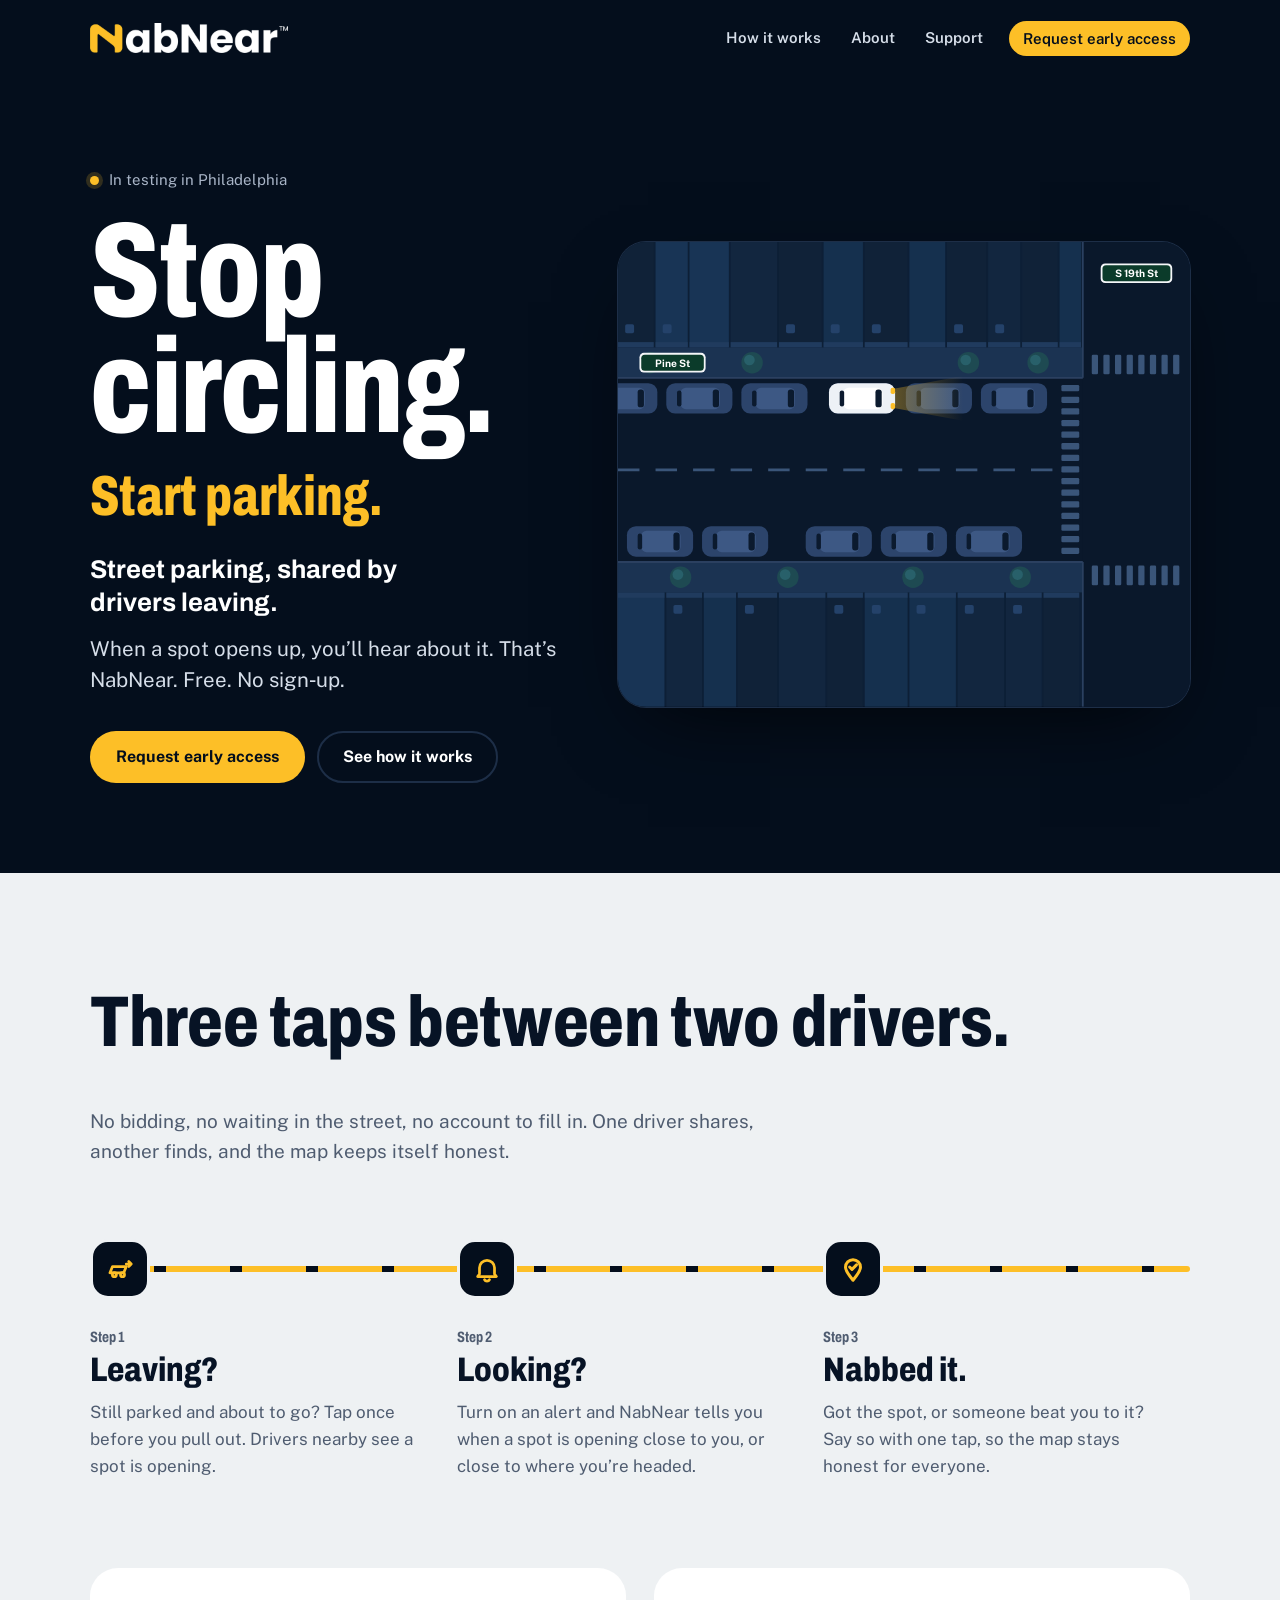
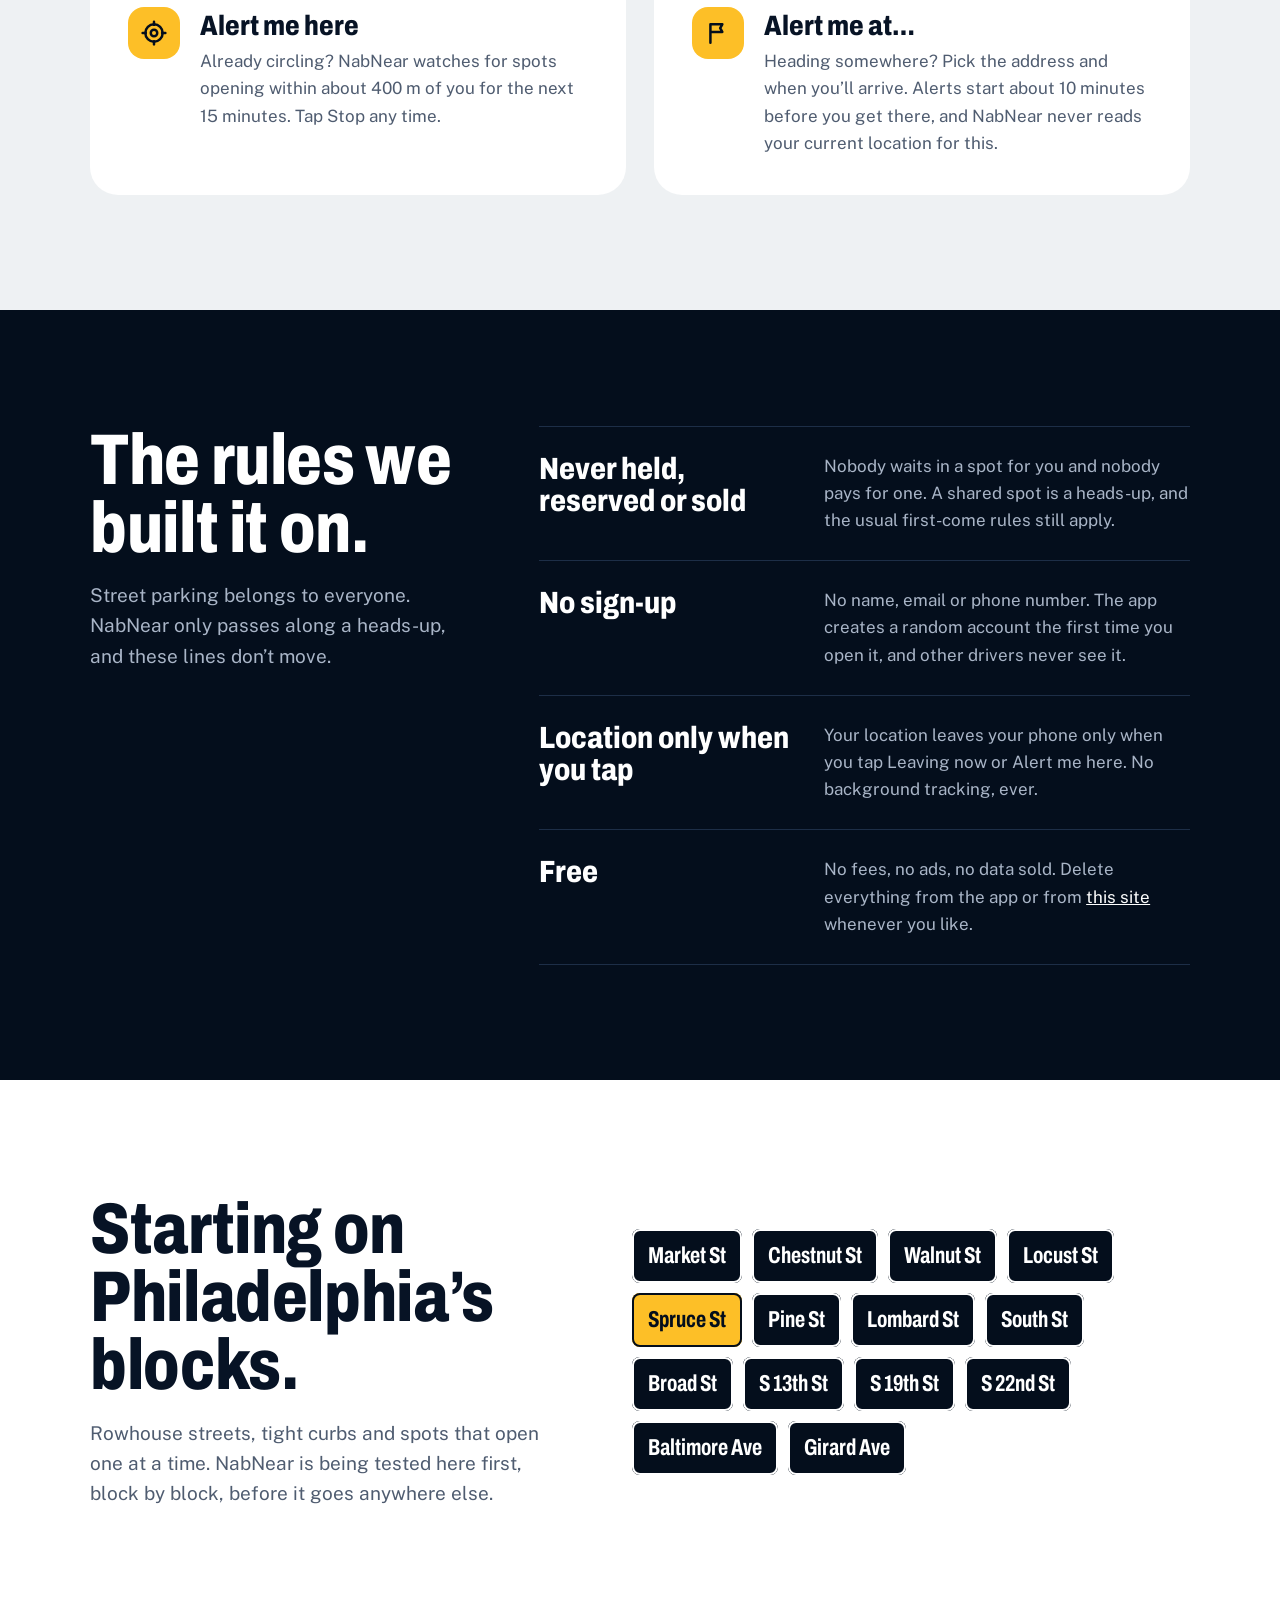
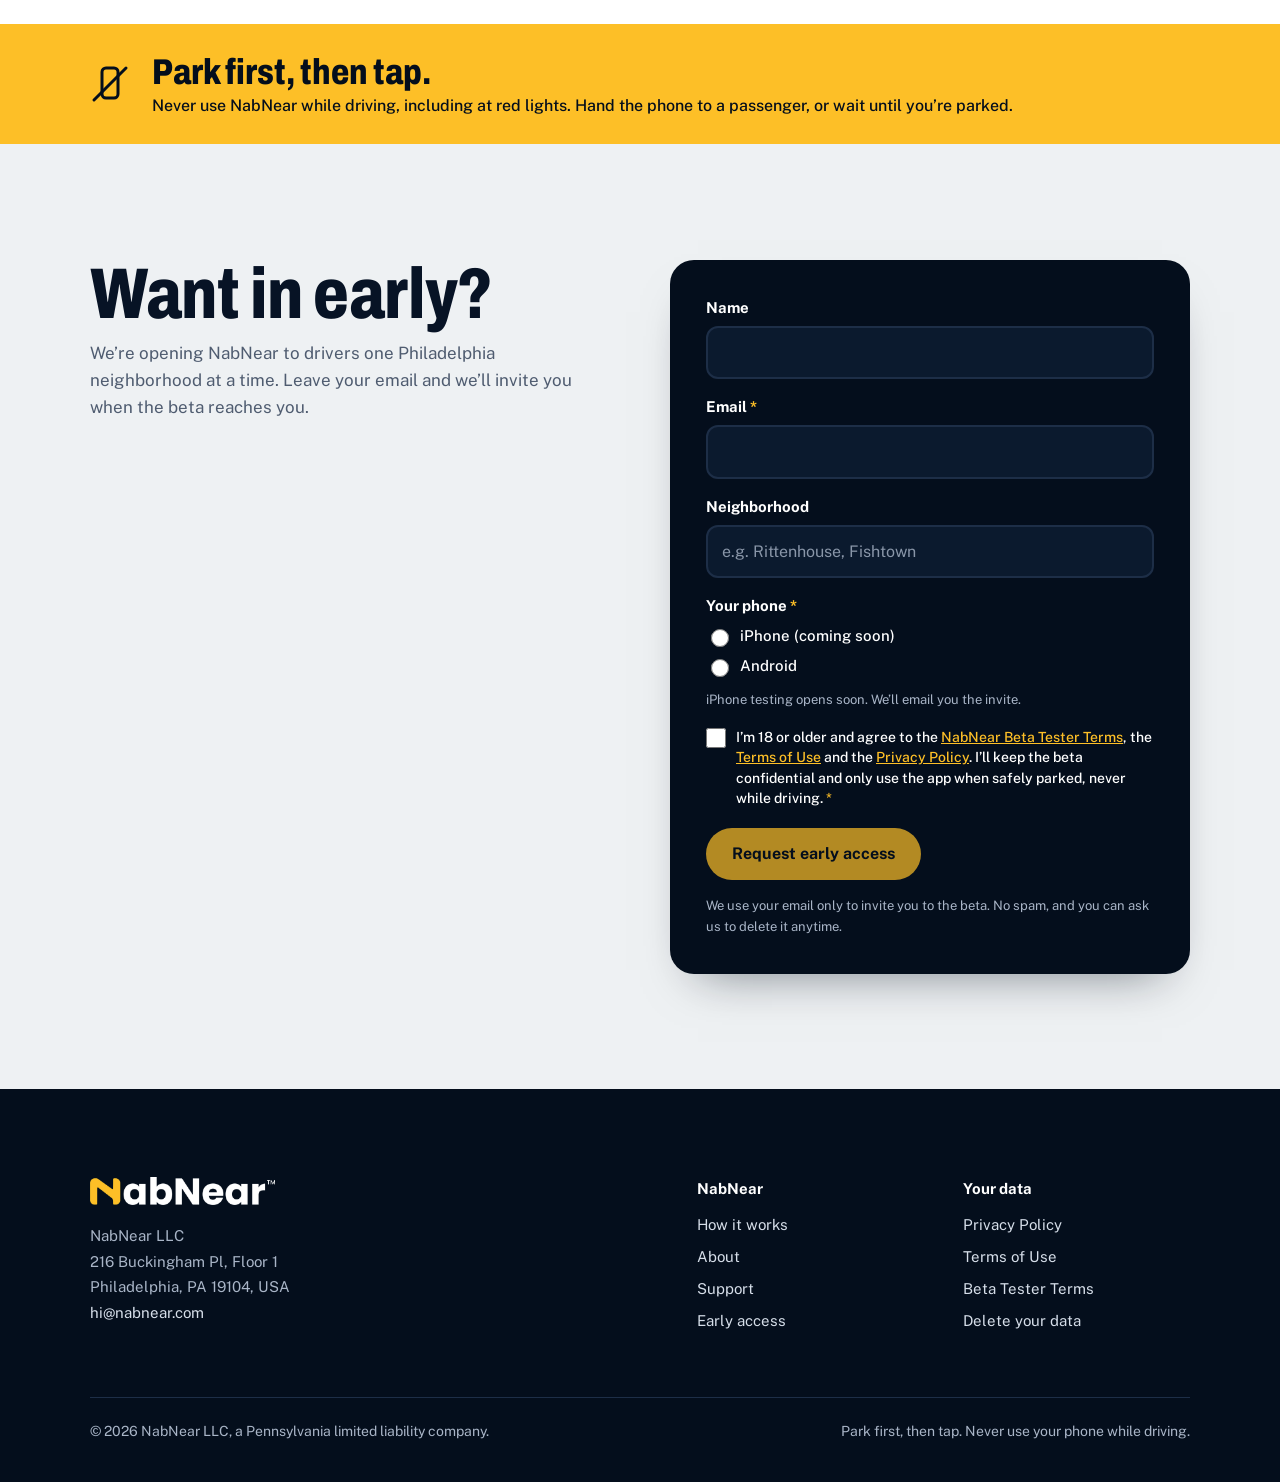
<file: index.html>
<!doctype html>
<html lang="en"><head><meta charset="utf-8"><meta name="viewport" content="width=device-width, initial-scale=1">
<title>NabNear | Stop circling. Start parking.</title><meta name="description" content="NabNear connects drivers about to leave a street parking spot with drivers nearby who need one. Free. No sign-up. Starting in Philadelphia.">
<link rel="icon" href="/favicon.ico" sizes="any"><link rel="icon" type="image/png" sizes="32x32" href="/favicon-32.png"><link rel="apple-touch-icon" href="/apple-touch-icon.png">
<meta name="theme-color" content="#040E1C"><link rel="canonical" href="https://nabnear.com/">
<meta property="og:type" content="website"><meta property="og:site_name" content="NabNear"><meta property="og:title" content="NabNear | Stop circling. Start parking."><meta property="og:description" content="NabNear connects drivers about to leave a street parking spot with drivers nearby who need one. Free. No sign-up. Starting in Philadelphia."><meta property="og:image" content="https://nabnear.com/og.png"><meta property="og:url" content="https://nabnear.com/"><meta name="twitter:card" content="summary_large_image">
<link rel="preload" href="/assets/fonts/archivo.woff2" as="font" type="font/woff2" crossorigin><link rel="preload" href="/assets/fonts/public-sans.woff2" as="font" type="font/woff2" crossorigin>
<link rel="stylesheet" href="/assets/site.css">
</head><body>
<a class="skip" href="#main">Skip to content</a>
<header class="site-head"><div class="wrap">
<a href="/" class="brand" aria-label="NabNear home"><img src="/assets/logo-white.png" alt="NabNear" width="198" height="30"></a>
<nav class="nav" aria-label="Main"><a href="/how-it-works/">How it works</a><a href="/about/">About</a><a href="/support/">Support</a><a class="btn btn-curb btn-sm" href="/#early">Request early access</a></nav>
<details class="menu"><summary>Menu</summary><div class="menu-panel"><a href="/" aria-current="page">Home</a><a href="/how-it-works/">How it works</a><a href="/about/">About</a><a href="/support/">Support</a><a href="/#early">Request early access</a></div></details>
</div></header>
<main id="main">
<section class="hero"><div class="wrap">
<div>
<p class="status"><i aria-hidden="true"></i>In testing in Philadelphia</p>
<h1><span>Stop</span><span>circling.</span><span class="h1-park">Start parking.</span></h1>
<p class="tagline">Street parking, shared by drivers leaving.</p>
<p class="lede">When a spot opens up, you&rsquo;ll hear about it. That&rsquo;s NabNear. Free. No&nbsp;sign&#8209;up.</p>
<div class="actions"><a class="btn btn-curb" href="/#early">Request early access</a><a class="btn btn-ghost" href="#how">See how it works</a></div>
</div>
<div class="street"><svg viewBox="0 0 640 520" role="img" aria-labelledby="st-title st-desc" xmlns="http://www.w3.org/2000/svg">
<title id="st-title">A Philadelphia street seen from above</title>
<desc id="st-desc">A parked car pulls out, its curb space lights up as an open spot, and a nearby driver pulls in.</desc>
<defs>
<clipPath id="clip"><rect width="640" height="520" rx="28"/></clipPath>
<linearGradient id="beam" x1="0" x2="1"><stop offset="0" stop-color="#FDBF27" stop-opacity=".35"/><stop offset="1" stop-color="#FDBF27" stop-opacity="0"/></linearGradient>
</defs>
<g clip-path="url(#clip)">
<rect width="640" height="520" fill="#0D1F36"/>
<rect x="0" y="0" width="40" height="118" fill="#102238"/><rect x="0" y="112" width="40" height="6" fill="#203B5E"/><rect x="8" y="92" width="10" height="10" rx="2" fill="#24426A"/><rect x="42" y="0" width="36" height="118" fill="#183455"/><rect x="42" y="112" width="36" height="6" fill="#203B5E"/><rect x="50" y="92" width="10" height="10" rx="2" fill="#24426A"/><rect x="80" y="0" width="44" height="118" fill="#183455"/><rect x="80" y="112" width="44" height="6" fill="#203B5E"/><rect x="126" y="0" width="52" height="118" fill="#12263F"/><rect x="126" y="112" width="52" height="6" fill="#203B5E"/><rect x="180" y="0" width="48" height="118" fill="#102238"/><rect x="180" y="112" width="48" height="6" fill="#203B5E"/><rect x="188" y="92" width="10" height="10" rx="2" fill="#24426A"/><rect x="230" y="0" width="44" height="118" fill="#15304E"/><rect x="230" y="112" width="44" height="6" fill="#203B5E"/><rect x="238" y="92" width="10" height="10" rx="2" fill="#24426A"/><rect x="276" y="0" width="48" height="118" fill="#102238"/><rect x="276" y="112" width="48" height="6" fill="#203B5E"/><rect x="284" y="92" width="10" height="10" rx="2" fill="#24426A"/><rect x="326" y="0" width="40" height="118" fill="#15304E"/><rect x="326" y="112" width="40" height="6" fill="#203B5E"/><rect x="368" y="0" width="44" height="118" fill="#102238"/><rect x="368" y="112" width="44" height="6" fill="#203B5E"/><rect x="376" y="92" width="10" height="10" rx="2" fill="#24426A"/><rect x="414" y="0" width="36" height="118" fill="#12263F"/><rect x="414" y="112" width="36" height="6" fill="#203B5E"/><rect x="422" y="92" width="10" height="10" rx="2" fill="#24426A"/><rect x="452" y="0" width="40" height="118" fill="#102238"/><rect x="452" y="112" width="40" height="6" fill="#203B5E"/><rect x="494" y="0" width="24" height="118" fill="#15304E"/><rect x="494" y="112" width="24" height="6" fill="#203B5E"/>
<rect x="0" y="392" width="52" height="128" fill="#183455"/><rect x="0" y="392" width="52" height="6" fill="#203B5E"/><rect x="54" y="392" width="40" height="128" fill="#12263F"/><rect x="54" y="392" width="40" height="6" fill="#203B5E"/><rect x="62" y="406" width="10" height="10" rx="2" fill="#24426A"/><rect x="96" y="392" width="36" height="128" fill="#15304E"/><rect x="96" y="392" width="36" height="6" fill="#203B5E"/><rect x="134" y="392" width="44" height="128" fill="#102238"/><rect x="134" y="392" width="44" height="6" fill="#203B5E"/><rect x="142" y="406" width="10" height="10" rx="2" fill="#24426A"/><rect x="180" y="392" width="52" height="128" fill="#12263F"/><rect x="180" y="392" width="52" height="6" fill="#203B5E"/><rect x="234" y="392" width="40" height="128" fill="#102238"/><rect x="234" y="392" width="40" height="6" fill="#203B5E"/><rect x="242" y="406" width="10" height="10" rx="2" fill="#24426A"/><rect x="276" y="392" width="48" height="128" fill="#15304E"/><rect x="276" y="392" width="48" height="6" fill="#203B5E"/><rect x="284" y="406" width="10" height="10" rx="2" fill="#24426A"/><rect x="326" y="392" width="52" height="128" fill="#15304E"/><rect x="326" y="392" width="52" height="6" fill="#203B5E"/><rect x="334" y="406" width="10" height="10" rx="2" fill="#24426A"/><rect x="380" y="392" width="52" height="128" fill="#12263F"/><rect x="380" y="392" width="52" height="6" fill="#203B5E"/><rect x="388" y="406" width="10" height="10" rx="2" fill="#24426A"/><rect x="434" y="392" width="40" height="128" fill="#12263F"/><rect x="434" y="392" width="40" height="6" fill="#203B5E"/><rect x="442" y="406" width="10" height="10" rx="2" fill="#24426A"/><rect x="476" y="392" width="40" height="128" fill="#102238"/><rect x="476" y="392" width="40" height="6" fill="#203B5E"/>
<rect x="0" y="118" width="520" height="34" fill="#1B3352"/>
<rect x="0" y="358" width="520" height="34" fill="#1B3352"/>
<circle cx="36" cy="135" r="12" fill="#1E4A52"/><circle cx="33" cy="132" r="6" fill="#28606A"/><circle cx="150" cy="135" r="12" fill="#1E4A52"/><circle cx="147" cy="132" r="6" fill="#28606A"/><circle cx="392" cy="135" r="12" fill="#1E4A52"/><circle cx="389" cy="132" r="6" fill="#28606A"/><circle cx="470" cy="135" r="12" fill="#1E4A52"/><circle cx="467" cy="132" r="6" fill="#28606A"/>
<circle cx="70" cy="375" r="12" fill="#1E4A52"/><circle cx="67" cy="372" r="6" fill="#28606A"/><circle cx="190" cy="375" r="12" fill="#1E4A52"/><circle cx="187" cy="372" r="6" fill="#28606A"/><circle cx="330" cy="375" r="12" fill="#1E4A52"/><circle cx="327" cy="372" r="6" fill="#28606A"/><circle cx="450" cy="375" r="12" fill="#1E4A52"/><circle cx="447" cy="372" r="6" fill="#28606A"/>
<rect x="0" y="152" width="640" height="206" fill="#0A182B"/>
<rect x="520" y="0" width="120" height="520" fill="#0A182B"/>
<line x1="0" y1="152" x2="520" y2="152" stroke="#2B4060" stroke-width="2"/>
<line x1="0" y1="358" x2="520" y2="358" stroke="#2B4060" stroke-width="2"/>
<line x1="520" y1="0" x2="520" y2="152" stroke="#2B4060" stroke-width="2"/>
<line x1="520" y1="358" x2="520" y2="520" stroke="#2B4060" stroke-width="2"/>
<line x1="0" y1="255" x2="488" y2="255" stroke="#3A5579" stroke-width="3" stroke-dasharray="24 18"/>
<g fill="#3A5579"><rect x="530" y="126" width="7" height="22" rx="1.5"/><rect x="543" y="126" width="7" height="22" rx="1.5"/><rect x="556" y="126" width="7" height="22" rx="1.5"/><rect x="569" y="126" width="7" height="22" rx="1.5"/><rect x="582" y="126" width="7" height="22" rx="1.5"/><rect x="595" y="126" width="7" height="22" rx="1.5"/><rect x="608" y="126" width="7" height="22" rx="1.5"/><rect x="621" y="126" width="7" height="22" rx="1.5"/><rect x="530" y="362" width="7" height="22" rx="1.5"/><rect x="543" y="362" width="7" height="22" rx="1.5"/><rect x="556" y="362" width="7" height="22" rx="1.5"/><rect x="569" y="362" width="7" height="22" rx="1.5"/><rect x="582" y="362" width="7" height="22" rx="1.5"/><rect x="595" y="362" width="7" height="22" rx="1.5"/><rect x="608" y="362" width="7" height="22" rx="1.5"/><rect x="621" y="362" width="7" height="22" rx="1.5"/><rect x="496" y="160" width="20" height="7" rx="1.5"/><rect x="496" y="173" width="20" height="7" rx="1.5"/><rect x="496" y="186" width="20" height="7" rx="1.5"/><rect x="496" y="199" width="20" height="7" rx="1.5"/><rect x="496" y="212" width="20" height="7" rx="1.5"/><rect x="496" y="225" width="20" height="7" rx="1.5"/><rect x="496" y="238" width="20" height="7" rx="1.5"/><rect x="496" y="251" width="20" height="7" rx="1.5"/><rect x="496" y="264" width="20" height="7" rx="1.5"/><rect x="496" y="277" width="20" height="7" rx="1.5"/><rect x="496" y="290" width="20" height="7" rx="1.5"/><rect x="496" y="303" width="20" height="7" rx="1.5"/><rect x="496" y="316" width="20" height="7" rx="1.5"/><rect x="496" y="329" width="20" height="7" rx="1.5"/><rect x="496" y="342" width="20" height="7" rx="1.5"/></g>
<g transform="translate(24,124)"><rect width="74" height="22" rx="5" fill="#F4F6F8"/><rect x="2" y="2" width="70" height="18" rx="4" fill="#0B3B2A"/><text x="37" y="15.5" text-anchor="middle" font-family="Public Sans,Arial,sans-serif" font-size="11.5" font-weight="700" fill="#fff">Pine St</text></g>
<g transform="translate(540,24)"><rect width="80" height="22" rx="5" fill="#F4F6F8"/><rect x="2" y="2" width="76" height="18" rx="4" fill="#0B3B2A"/><text x="40" y="15.5" text-anchor="middle" font-family="Public Sans,Arial,sans-serif" font-size="11.5" font-weight="700" fill="#fff">S 19th St</text></g>
<g transform="translate(-30,158)"><rect width="74" height="34" rx="10" fill="#2C446B"/><rect x="16" y="5" width="44" height="24" rx="6" fill="#3D5884"/><rect x="52" y="7" width="7" height="20" rx="3" fill="#0B1A2E"/><rect x="12" y="8" width="5" height="18" rx="2.5" fill="#0B1A2E"/></g><g transform="translate(54,158)"><rect width="74" height="34" rx="10" fill="#2C446B"/><rect x="16" y="5" width="44" height="24" rx="6" fill="#3D5884"/><rect x="52" y="7" width="7" height="20" rx="3" fill="#0B1A2E"/><rect x="12" y="8" width="5" height="18" rx="2.5" fill="#0B1A2E"/></g><g transform="translate(138,158)"><rect width="74" height="34" rx="10" fill="#2C446B"/><rect x="16" y="5" width="44" height="24" rx="6" fill="#3D5884"/><rect x="52" y="7" width="7" height="20" rx="3" fill="#0B1A2E"/><rect x="12" y="8" width="5" height="18" rx="2.5" fill="#0B1A2E"/></g><g transform="translate(322,158)"><rect width="74" height="34" rx="10" fill="#2C446B"/><rect x="16" y="5" width="44" height="24" rx="6" fill="#3D5884"/><rect x="52" y="7" width="7" height="20" rx="3" fill="#0B1A2E"/><rect x="12" y="8" width="5" height="18" rx="2.5" fill="#0B1A2E"/></g><g transform="translate(406,158)"><rect width="74" height="34" rx="10" fill="#2C446B"/><rect x="16" y="5" width="44" height="24" rx="6" fill="#3D5884"/><rect x="52" y="7" width="7" height="20" rx="3" fill="#0B1A2E"/><rect x="12" y="8" width="5" height="18" rx="2.5" fill="#0B1A2E"/></g>
<g transform="translate(10,318)"><rect width="74" height="34" rx="10" fill="#2C446B"/><rect x="16" y="5" width="44" height="24" rx="6" fill="#3D5884"/><rect x="52" y="7" width="7" height="20" rx="3" fill="#0B1A2E"/><rect x="12" y="8" width="5" height="18" rx="2.5" fill="#0B1A2E"/></g><g transform="translate(94,318)"><rect width="74" height="34" rx="10" fill="#2C446B"/><rect x="16" y="5" width="44" height="24" rx="6" fill="#3D5884"/><rect x="52" y="7" width="7" height="20" rx="3" fill="#0B1A2E"/><rect x="12" y="8" width="5" height="18" rx="2.5" fill="#0B1A2E"/></g><g transform="translate(210,318)"><rect width="74" height="34" rx="10" fill="#2C446B"/><rect x="16" y="5" width="44" height="24" rx="6" fill="#3D5884"/><rect x="52" y="7" width="7" height="20" rx="3" fill="#0B1A2E"/><rect x="12" y="8" width="5" height="18" rx="2.5" fill="#0B1A2E"/></g><g transform="translate(294,318)"><rect width="74" height="34" rx="10" fill="#2C446B"/><rect x="16" y="5" width="44" height="24" rx="6" fill="#3D5884"/><rect x="52" y="7" width="7" height="20" rx="3" fill="#0B1A2E"/><rect x="12" y="8" width="5" height="18" rx="2.5" fill="#0B1A2E"/></g><g transform="translate(378,318)"><rect width="74" height="34" rx="10" fill="#2C446B"/><rect x="16" y="5" width="44" height="24" rx="6" fill="#3D5884"/><rect x="52" y="7" width="7" height="20" rx="3" fill="#0B1A2E"/><rect x="12" y="8" width="5" height="18" rx="2.5" fill="#0B1A2E"/></g>
<g class="slot"><rect x="236" y="156" width="74" height="38" rx="10" fill="#FDBF27" fill-opacity=".14" stroke="#FDBF27" stroke-width="2.5" stroke-dasharray="7 6"/></g>
<g class="leaver"><g transform="translate(236,158)"><rect width="74" height="34" rx="10" fill="#2C446B"/><rect x="16" y="5" width="44" height="24" rx="6" fill="#3D5884"/><rect x="52" y="7" width="7" height="20" rx="3" fill="#0B1A2E"/><rect x="12" y="8" width="5" height="18" rx="2.5" fill="#0B1A2E"/></g></g>
<g class="seeker"><g transform="translate(236,158)"><path d="M74 6 L150 -8 L150 42 L74 28 Z" fill="url(#beam)"/><rect width="74" height="34" rx="10" fill="#EDF1F6"/><rect x="16" y="5" width="44" height="24" rx="6" fill="#FFFFFF"/><rect x="52" y="7" width="7" height="20" rx="3" fill="#0B1A2E"/><rect x="12" y="8" width="5" height="18" rx="2.5" fill="#0B1A2E"/><rect x="69" y="5" width="5" height="7" rx="2" fill="#FDBF27"/><rect x="69" y="22" width="5" height="7" rx="2" fill="#FDBF27"/></g></g>
<circle class="halo" cx="273" cy="176" r="46" fill="none" stroke="#FDBF27" stroke-width="3"/>
<g class="pin"><path d="M273 172c-3-6-26-30-26-48a26 26 0 0 1 52 0c0 18-23 42-26 48z" fill="#FDBF27"/><path d="M81.7 87.5 C79.4 87.5 78.9 87.5 78.6 87.4 C77.8 87.2 77.1 86.7 76.8 86.1 C76.5 85.4 76.5 85.3 76.5 79.7 C76.4 74.3 76.4 74.2 76.1 72.8 C75.9 71.9 75.6 70.9 75.4 70.4 C74.7 69.0 73.3 66.9 72.7 66.4 C72.6 66.3 72.2 66.0 71.8 65.5 C70.8 64.7 70.6 64.5 69.5 63.7 C69.1 63.4 68.4 62.9 68.0 62.6 C67.6 62.3 67.0 61.8 66.7 61.6 C66.4 61.3 65.7 60.8 65.2 60.4 C64.8 60.1 64.1 59.5 63.8 59.3 C63.4 59.0 62.8 58.5 62.3 58.2 C61.9 57.8 61.3 57.4 61.0 57.2 C60.8 57.0 60.3 56.6 59.9 56.3 C58.9 55.4 58.5 55.1 57.7 54.5 C56.8 53.9 56.6 53.7 55.9 53.2 C55.7 53.0 55.2 52.7 54.9 52.4 C54.5 52.1 54.0 51.7 53.7 51.5 C53.2 51.1 52.7 50.6 51.4 49.7 C51.1 49.5 50.6 49.1 50.4 48.9 C50.2 48.7 49.5 48.2 49.0 47.8 C48.5 47.4 47.6 46.7 47.0 46.2 C46.5 45.8 45.7 45.2 45.3 45.0 C45.0 44.7 44.4 44.3 44.1 44.0 C43.8 43.7 43.3 43.3 43.0 43.1 C42.7 42.9 42.0 42.4 41.6 42.1 C41.2 41.7 40.5 41.2 40.2 40.9 C39.8 40.7 39.2 40.2 38.9 40.0 C38.5 39.7 38.1 39.3 37.8 39.1 C37.6 39.0 36.9 38.4 36.2 37.9 C35.0 36.9 34.3 36.4 33.5 35.8 C33.3 35.7 32.8 35.3 32.5 35.0 C32.2 34.8 31.6 34.3 31.3 34.0 C30.6 33.6 30.1 33.2 29.1 32.3 C28.4 31.8 26.8 30.7 26.4 30.5 C25.9 30.2 25.2 30.2 24.8 30.4 C24.4 30.6 23.9 31.2 23.7 31.7 C23.4 32.4 23.4 30.4 23.4 58.9 C23.3 83.6 23.3 85.1 23.2 85.5 C23.0 86.5 22.3 87.1 21.2 87.4 C20.7 87.5 14.3 87.6 13.1 87.4 C11.5 87.3 9.4 86.7 8.5 86.2 C7.9 85.9 6.2 84.8 5.8 84.5 C5.3 84.1 3.4 82.1 3.0 81.5 C2.6 81.0 1.6 79.2 1.3 78.6 C0.7 77.3 0.3 75.7 0.1 73.7 C0.0 72.6 -0.0 16.5 0.1 15.0 C0.2 11.8 0.6 10.5 2.0 8.0 C2.8 6.4 3.6 5.4 5.0 4.2 C6.6 2.7 7.5 2.2 9.9 1.1 C12.0 0.2 13.6 0.0 17.9 0.0 C21.1 -0.0 22.8 0.2 23.8 0.7 C26.5 2.0 27.5 2.6 28.6 3.5 C29.0 3.8 29.6 4.3 30.1 4.6 C30.5 4.9 31.3 5.4 31.7 5.7 C32.1 6.1 32.9 6.6 33.5 7.0 C34.0 7.4 34.7 7.9 35.1 8.2 C35.5 8.5 36.0 8.9 36.4 9.1 C36.7 9.3 37.3 9.8 37.7 10.0 C39.8 11.5 41.2 12.6 42.6 13.5 C43.1 13.9 43.7 14.3 44.0 14.5 C44.5 14.9 47.1 16.8 48.9 18.1 C49.5 18.5 50.3 19.0 50.6 19.3 C50.9 19.5 51.5 19.9 51.8 20.2 C52.6 20.7 53.7 21.5 54.4 22.0 C54.6 22.2 55.2 22.6 55.6 23.0 C56.1 23.3 56.8 23.8 57.3 24.1 C57.7 24.5 58.5 25.0 58.9 25.2 C59.3 25.5 59.9 26.0 60.3 26.3 C60.6 26.5 61.4 27.1 61.9 27.5 C62.5 27.9 63.3 28.4 63.7 28.7 C64.0 28.9 64.7 29.4 65.1 29.7 C65.5 30.0 66.3 30.5 66.7 30.9 C67.2 31.3 67.9 31.8 68.3 32.1 C68.8 32.4 69.4 32.8 69.8 33.1 C72.1 34.8 74.0 35.9 74.7 35.7 C75.4 35.6 76.1 34.8 76.3 33.8 C76.4 33.6 76.4 29.5 76.5 18.3 C76.5 7.7 76.5 2.9 76.6 2.7 C76.8 1.0 77.7 0.2 79.7 0.1 C81.1 -0.1 85.4 0.0 86.7 0.2 C88.8 0.5 89.5 0.7 92.0 2.0 C93.4 2.7 93.6 2.8 95.6 4.7 C96.8 5.8 98.2 7.9 98.8 9.3 C99.1 10.2 99.7 12.3 99.8 12.9 C100.0 14.3 100.0 15.1 100.0 43.8 C100.0 72.4 100.0 73.7 99.8 74.9 C99.6 76.1 99.0 78.2 98.5 79.2 C97.7 80.8 95.7 83.2 94.1 84.5 C92.0 86.2 90.1 87.0 87.2 87.4 C85.9 87.6 85.2 87.6 81.7 87.5 Z" fill="#040E1C" transform="translate(258.5 111.3) scale(0.29)"/></g>
<g class="chip-open"><rect x="300" y="62" width="214" height="46" rx="23" fill="#FFFFFF"/><circle cx="326" cy="85" r="6" fill="#FDBF27"/><text x="340" y="90" font-family="Public Sans,Arial,sans-serif" font-size="15" font-weight="700" fill="#040E1C">Driver leaving soon</text></g>
<g class="chip-got"><rect x="300" y="62" width="214" height="46" rx="23" fill="#FDBF27"/><path d="M318 85l6 6 12-12" fill="none" stroke="#040E1C" stroke-width="3" stroke-linecap="round" stroke-linejoin="round"/><text x="344" y="90" font-family="Public Sans,Arial,sans-serif" font-size="14.5" font-weight="700" fill="#040E1C">Nabbed. Map updated.</text></g>
</g></svg></div>
</div></section>

<section class="band" id="how" aria-labelledby="how-h"><div class="wrap">
<div class="head-row"><h2 class="h2" id="how-h">Three taps between two drivers.</h2><p class="intro">No bidding, no waiting in the street, no account to fill in. One driver shares, another finds, and the map keeps itself honest.</p></div>
<ol class="steps">
<li class="step"><div class="tick"><svg viewBox="0 0 24 24" fill="none" stroke="currentColor" stroke-width="2.2" stroke-linecap="round" stroke-linejoin="round" aria-hidden="true"><path d="M4 15h11l2-5H6l-2 5z"/><circle cx="7.5" cy="16.5" r="1.6"/><circle cx="14" cy="16.5" r="1.6"/><path d="M17 8l4 0M19 6l2 2-2 2"/></svg></div><p class="n">Step 1</p><h3>Leaving?</h3><p>Still parked and about to go? Tap once before you pull out. Drivers nearby see a spot is opening.</p></li>
<li class="step"><div class="tick"><svg viewBox="0 0 24 24" fill="none" stroke="currentColor" stroke-width="2.2" stroke-linecap="round" stroke-linejoin="round" aria-hidden="true"><path d="M6 16V11a6 6 0 0 1 12 0v5l1.5 2h-15z"/><path d="M10 20.5a2.2 2.2 0 0 0 4 0"/></svg></div><p class="n">Step 2</p><h3>Looking?</h3><p>Turn on an alert and NabNear tells you when a spot is opening close to you, or close to where you&rsquo;re headed.</p></li>
<li class="step"><div class="tick"><svg viewBox="0 0 24 24" fill="none" stroke="currentColor" stroke-width="2.4" stroke-linecap="round" stroke-linejoin="round" aria-hidden="true"><path d="M12 21c-.6-1.2-6-6.5-6-10.5a6 6 0 0 1 12 0c0 4-5.4 9.3-6 10.5z"/><path d="M9.3 10.4l1.9 1.9 3.6-3.6"/></svg></div><p class="n">Step 3</p><h3>Nabbed it.</h3><p>Got the spot, or someone beat you to it? Say so with one tap, so the map stays honest for everyone.</p></li>
</ol>
<div class="alerts">
<div class="alert"><div class="ic"><svg viewBox="0 0 24 24" fill="none" stroke="currentColor" stroke-width="2.3" stroke-linecap="round" aria-hidden="true"><circle cx="12" cy="12" r="3"/><circle cx="12" cy="12" r="8"/><path d="M12 1.5v3M12 19.5v3M1.5 12h3M19.5 12h3"/></svg></div><div><h3>Alert me here</h3><p>Already circling? NabNear watches for spots opening within about 400&nbsp;m of you for the next 15 minutes. Tap Stop any time.</p></div></div>
<div class="alert"><div class="ic"><svg viewBox="0 0 24 24" fill="none" stroke="currentColor" stroke-width="2.3" stroke-linecap="round" stroke-linejoin="round" aria-hidden="true"><path d="M5 21V4M5 4h11l-2 3.5 2 3.5H5"/></svg></div><div><h3>Alert me at&hellip;</h3><p>Heading somewhere? Pick the address and when you&rsquo;ll arrive. Alerts start about 10 minutes before you get there, and NabNear never reads your current location for this.</p></div></div>
</div>
</div></section>

<section class="band band-dark" id="rules" aria-labelledby="rules-h"><div class="wrap promises">
<div><h2 class="h2" id="rules-h">The rules we built it on.</h2><p class="intro">Street parking belongs to everyone. NabNear only passes along a heads-up, and these lines don&rsquo;t move.</p></div>
<dl>
<div><dt>Never held, reserved or sold</dt><dd>Nobody waits in a spot for you and nobody pays for one. A shared spot is a heads-up, and the usual first-come rules still apply.</dd></div>
<div><dt>No sign-up</dt><dd>No name, email or phone number. The app creates a random account the first time you open it, and other drivers never see it.</dd></div>
<div><dt>Location only when you tap</dt><dd>Your location leaves your phone only when you tap Leaving now or Alert me here. No background tracking, ever.</dd></div>
<div><dt>Free</dt><dd>No fees, no ads, no data sold. Delete everything from the app or from <a href="/delete/" style="color:#fff">this site</a> whenever you like.</dd></div>
</dl>
</div></section>

<section class="band band-paper" aria-labelledby="city-h"><div class="wrap city">
<div><h2 class="h2" id="city-h">Starting on Philadelphia&rsquo;s blocks.</h2><p class="intro">Rowhouse streets, tight curbs and spots that open one at a time. NabNear is being tested here first, block by block, before it goes anywhere else.</p></div>
<div class="signs" aria-label="Philadelphia streets">
<span class="sign">Market St</span><span class="sign">Chestnut St</span><span class="sign">Walnut St</span><span class="sign">Locust St</span><span class="sign on">Spruce St</span><span class="sign">Pine St</span><span class="sign">Lombard St</span><span class="sign">South St</span><span class="sign">Broad St</span><span class="sign">S 13th St</span><span class="sign">S 19th St</span><span class="sign">S 22nd St</span><span class="sign">Baltimore Ave</span><span class="sign">Girard Ave</span>
</div>
</div></section>

<section class="safety" aria-label="Safety"><div class="wrap"><svg viewBox="0 0 40 40" fill="none" stroke="#040E1C" stroke-width="3" stroke-linecap="round" stroke-linejoin="round" aria-hidden="true"><rect x="12" y="4" width="16" height="30" rx="4"/><path d="M4 36L36 4"/></svg><p>Park first, then tap.<small>Never use NabNear while driving, including at red lights. Hand the phone to a passenger, or wait until you&rsquo;re parked.</small></p></div></section>

<section class="band closer" id="early" aria-labelledby="early-h"><div class="wrap">
<div class="early-copy"><h2 class="h2" id="early-h">Want in early?</h2>
<p>We&rsquo;re opening NabNear to drivers one Philadelphia neighborhood at a time. Leave your email and we&rsquo;ll invite you when the beta reaches you.</p></div>
<form class="early-form" id="early-form" action="https://docs.google.com/forms/d/e/1FAIpQLSd926Bk09BWd0J9kRBh31HoPNeeavduIPlTWLvk7L2ZXB-b-g/formResponse" method="POST" target="_blank">
<div class="field"><label for="ea-name">Name</label><input id="ea-name" name="entry.1895902981" type="text" autocomplete="name"></div>
<div class="field"><label for="ea-email">Email <span aria-hidden="true">*</span></label><input id="ea-email" name="entry.986649059" type="email" autocomplete="email" required></div>
<div class="field"><label for="ea-hood">Neighborhood</label><input id="ea-hood" name="entry.587116956" type="text" placeholder="e.g. Rittenhouse, Fishtown"></div>
<fieldset class="field"><legend>Your phone <span aria-hidden="true">*</span></legend>
<label class="choice"><input type="radio" name="entry.204317262" value="iPhone" required> iPhone (coming soon)</label>
<label class="choice"><input type="radio" name="entry.204317262" value="Android"> Android</label>
<p class="ea-note">iPhone testing opens soon. We&rsquo;ll email you the invite.</p></fieldset>
<div class="hp" aria-hidden="true"><label for="ea-web">Leave this empty</label><input id="ea-web" type="text" tabindex="-1" autocomplete="off"></div>
<label class="agree" for="ea-agree"><input id="ea-agree" type="checkbox" name="entry.1327439314" value="I agree" required><span>I&rsquo;m 18 or older and agree to the <a href="/beta-terms/" target="_blank" rel="noopener">NabNear Beta Tester Terms</a>, the <a href="/terms/" target="_blank" rel="noopener">Terms of Use</a> and the <a href="/privacy/" target="_blank" rel="noopener">Privacy Policy</a>. I&rsquo;ll keep the beta confidential and only use the app when safely parked, never while driving. <span aria-hidden="true">*</span></span></label>
<button class="btn btn-curb" type="submit">Request early access</button>
<p class="ea-fine">We use your email only to invite you to the beta. No spam, and you can ask us to delete it anytime.</p>
<p class="ea-status" id="ea-status" role="status" hidden></p>
</form>
</div></section>
<script>
(function(){var f=document.getElementById('early-form');if(!f)return;
var ag=document.getElementById('ea-agree'),btn=f.querySelector('button[type=submit]');function sync(){var em=document.getElementById('ea-email'),ph=f.querySelector('input[type=radio]:checked');if(btn)btn.disabled=!(ag&&ag.checked&&ph&&em&&em.value.trim()&&em.checkValidity());}f.addEventListener('input',sync);f.addEventListener('change',sync);sync();
if(!window.fetch)return;
var KEY='nabnear-early';
function done(msg){f.innerHTML='<div class="ea-done" role="status" tabindex="-1"><svg viewBox="0 0 24 24" width="28" height="28" aria-hidden="true"><circle cx="12" cy="12" r="12" fill="#FDBF27"/><path d="M7 12.5l3.2 3.2L17 9" fill="none" stroke="#040E1C" stroke-width="2.4" stroke-linecap="round" stroke-linejoin="round"/></svg><p><strong>'+msg[0]+'</strong><br>'+msg[1]+'</p></div>';var d=f.querySelector('.ea-done');d&&d.focus();}
var saved=null;try{saved=localStorage.getItem(KEY)}catch(e){}
if(saved){done(['Nabbed! You’re already on the list.','We’ll email '+saved.replace(/[<>&"]/g,'')+' when NabNear pulls into your neighborhood.']);return;}
f.addEventListener('submit',function(e){e.preventDefault();if(document.getElementById('ea-web').value)return;if(ag&&!ag.checked){sync();ag.focus();return;}
var b=f.querySelector('button'),em=document.getElementById('ea-email').value.trim();b.disabled=true;b.textContent='Sending…';
fetch(f.action,{method:'POST',mode:'no-cors',body:new FormData(f)}).then(function(){
try{localStorage.setItem(KEY,em)}catch(e){}
done(['Nabbed! You’re on your way to your next spot.','We’ll email you when NabNear pulls into your neighborhood.']);
}).catch(function(){sync();b.textContent='Request early access';var s=document.getElementById('ea-status');s.hidden=false;s.textContent='That didn’t go through. Check your connection and try again, or email hi@nabnear.com.';});
});})();
</script>
</main>
<footer class="site-foot"><div class="wrap">
<div class="foot-grid">
<div><img src="/assets/logo-white.png" alt="NabNear" width="185" height="28">
<address>NabNear LLC<br>216 Buckingham Pl, Floor 1<br>Philadelphia, PA 19104, USA<br><a href="mailto:hi@nabnear.com">hi@nabnear.com</a></address></div>
<div><h2>NabNear</h2><ul><li><a href="/how-it-works/">How it works</a></li><li><a href="/about/">About</a></li><li><a href="/support/">Support</a></li><li><a href="/#early">Early access</a></li></ul></div>
<div><h2>Your data</h2><ul><li><a href="/privacy/">Privacy Policy</a></li><li><a href="/terms/">Terms of Use</a></li><li><a href="/beta-terms/">Beta Tester Terms</a></li><li><a href="/delete/">Delete your data</a></li></ul></div>
</div>
<div class="fine"><span>&copy; 2026 NabNear LLC, a Pennsylvania limited liability company.</span><span>Park first, then tap. Never use your phone while driving.</span></div>
</div></footer>
</body></html>
</file>
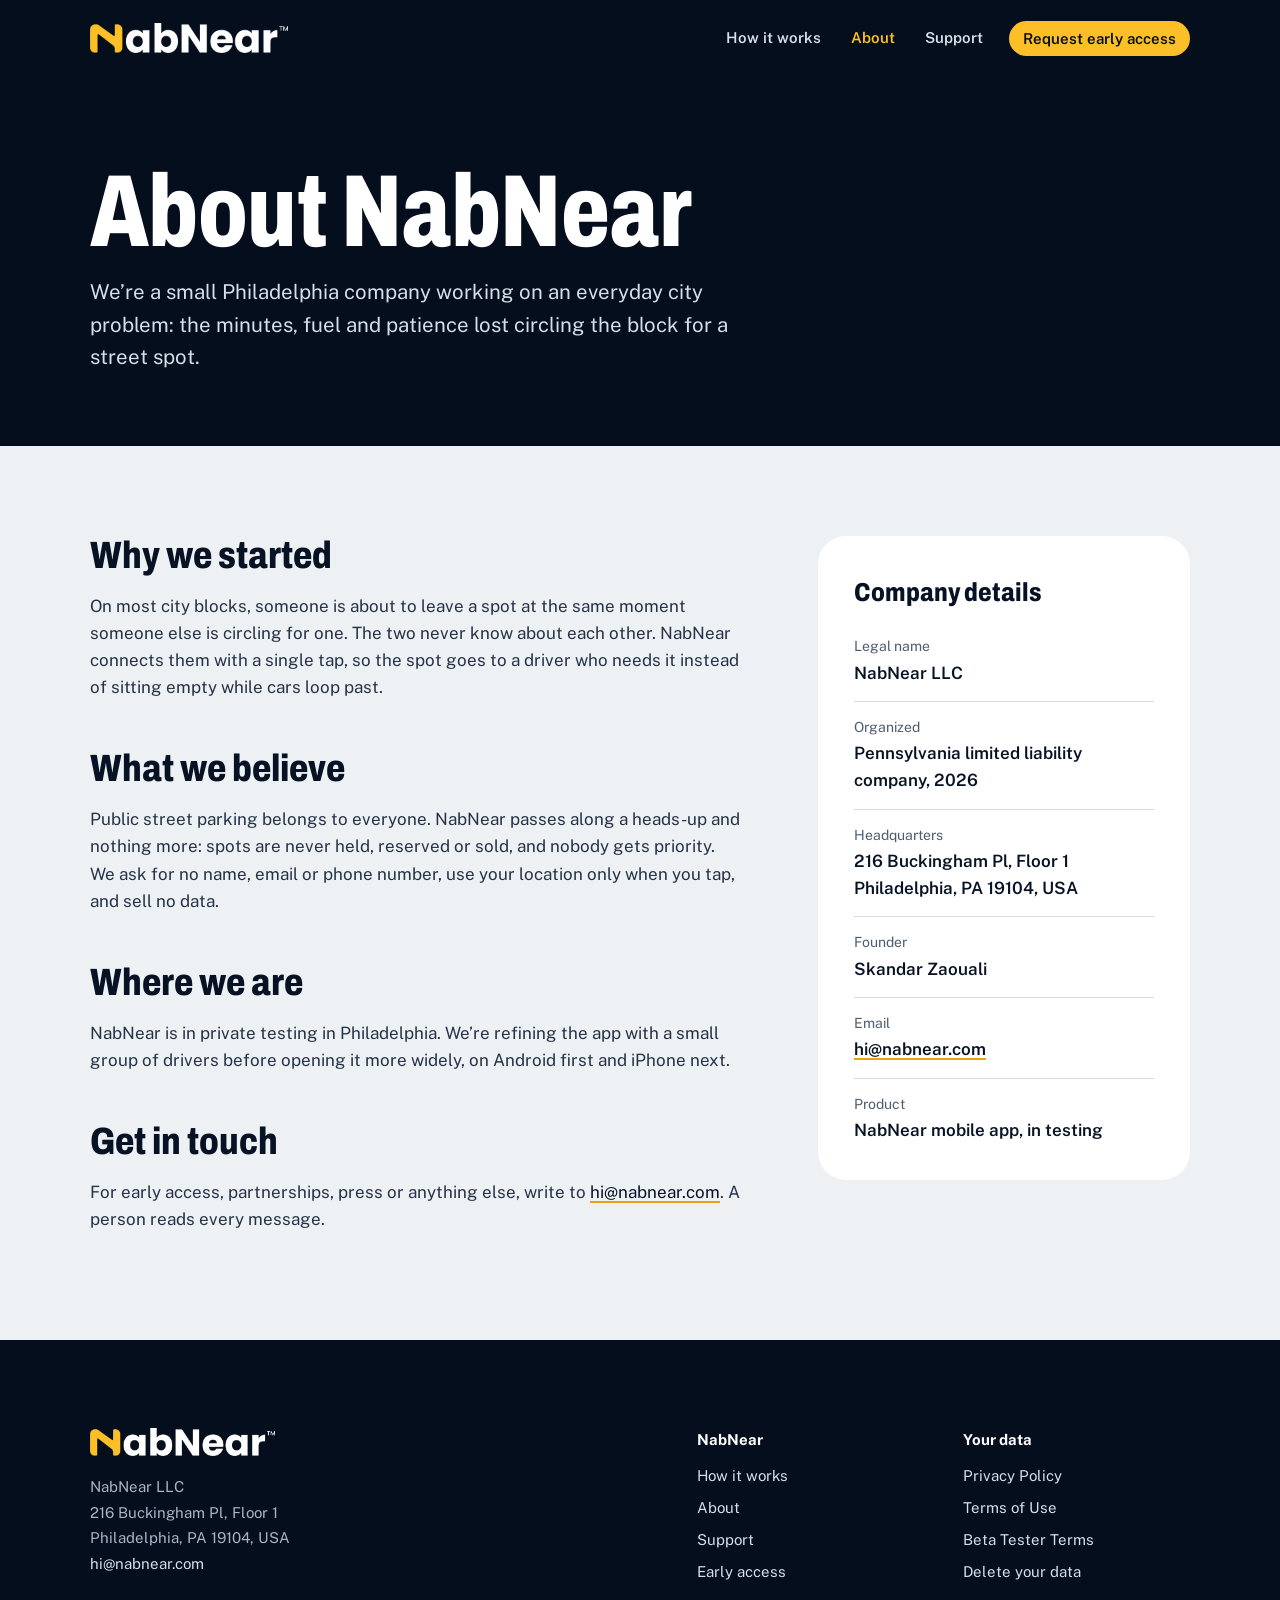
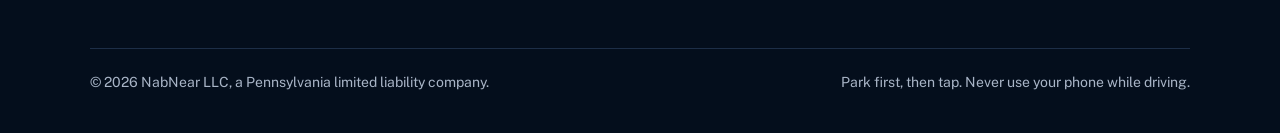
<file: about/index.html>
<!doctype html>
<html lang="en"><head><meta charset="utf-8"><meta name="viewport" content="width=device-width, initial-scale=1">
<title>About NabNear</title><meta name="description" content="NabNear LLC is a Pennsylvania company based in Philadelphia, building a free, no-sign-up way for drivers to share street parking spots as they open.">
<link rel="icon" href="/favicon.ico" sizes="any"><link rel="icon" type="image/png" sizes="32x32" href="/favicon-32.png"><link rel="apple-touch-icon" href="/apple-touch-icon.png">
<meta name="theme-color" content="#040E1C"><link rel="canonical" href="https://nabnear.com/about/">
<meta property="og:type" content="website"><meta property="og:site_name" content="NabNear"><meta property="og:title" content="About NabNear"><meta property="og:description" content="NabNear LLC is a Pennsylvania company based in Philadelphia, building a free, no-sign-up way for drivers to share street parking spots as they open."><meta property="og:image" content="https://nabnear.com/og.png"><meta property="og:url" content="https://nabnear.com/about/"><meta name="twitter:card" content="summary_large_image">
<link rel="preload" href="/assets/fonts/archivo.woff2" as="font" type="font/woff2" crossorigin><link rel="preload" href="/assets/fonts/public-sans.woff2" as="font" type="font/woff2" crossorigin>
<link rel="stylesheet" href="/assets/site.css">
</head><body>
<a class="skip" href="#main">Skip to content</a>
<header class="site-head"><div class="wrap">
<a href="/" class="brand" aria-label="NabNear home"><img src="/assets/logo-white.png" alt="NabNear" width="198" height="30"></a>
<nav class="nav" aria-label="Main"><a href="/how-it-works/">How it works</a><a href="/about/" aria-current="page">About</a><a href="/support/">Support</a><a class="btn btn-curb btn-sm" href="/#early">Request early access</a></nav>
<details class="menu"><summary>Menu</summary><div class="menu-panel"><a href="/">Home</a><a href="/how-it-works/">How it works</a><a href="/about/" aria-current="page">About</a><a href="/support/">Support</a><a href="/#early">Request early access</a></div></details>
</div></header>
<main id="main">
<section class="page-head"><div class="wrap"><h1>About NabNear</h1><p>We&rsquo;re a small Philadelphia company working on an everyday city problem: the minutes, fuel and patience lost circling the block for a street spot.</p></div></section>
<section class="page-body"><div class="wrap split">
<div class="prose">
<h2>Why we started</h2>
<p>On most city blocks, someone is about to leave a spot at the same moment someone else is circling for one. The two never know about each other. NabNear connects them with a single tap, so the spot goes to a driver who needs it instead of sitting empty while cars loop past.</p>
<h2>What we believe</h2>
<p>Public street parking belongs to everyone. NabNear passes along a heads-up and nothing more: spots are never held, reserved or sold, and nobody gets priority. We ask for no name, email or phone number, use your location only when you tap, and sell no data.</p>
<h2>Where we are</h2>
<p>NabNear is in private testing in Philadelphia. We&rsquo;re refining the app with a small group of drivers before opening it more widely, on Android first and iPhone next.</p>
<h2>Get in touch</h2>
<p>For early access, partnerships, press or anything else, write to <a href="mailto:hi@nabnear.com">hi@nabnear.com</a>. A person reads every message.</p>
</div>
<aside class="facts" aria-label="Company details"><h2>Company details</h2><dl>
<div><dt>Legal name</dt><dd>NabNear LLC</dd></div>
<div><dt>Organized</dt><dd>Pennsylvania limited liability company, 2026</dd></div>
<div><dt>Headquarters</dt><dd>216 Buckingham Pl, Floor 1<br>Philadelphia, PA 19104, USA</dd></div>
<div><dt>Founder</dt><dd>Skandar Zaouali</dd></div>
<div><dt>Email</dt><dd><a href="mailto:hi@nabnear.com">hi@nabnear.com</a></dd></div>
<div><dt>Product</dt><dd>NabNear mobile app, in testing</dd></div>
</dl></aside>
</div></section>
</main>
<footer class="site-foot"><div class="wrap">
<div class="foot-grid">
<div><img src="/assets/logo-white.png" alt="NabNear" width="185" height="28">
<address>NabNear LLC<br>216 Buckingham Pl, Floor 1<br>Philadelphia, PA 19104, USA<br><a href="mailto:hi@nabnear.com">hi@nabnear.com</a></address></div>
<div><h2>NabNear</h2><ul><li><a href="/how-it-works/">How it works</a></li><li><a href="/about/">About</a></li><li><a href="/support/">Support</a></li><li><a href="/#early">Early access</a></li></ul></div>
<div><h2>Your data</h2><ul><li><a href="/privacy/">Privacy Policy</a></li><li><a href="/terms/">Terms of Use</a></li><li><a href="/beta-terms/">Beta Tester Terms</a></li><li><a href="/delete/">Delete your data</a></li></ul></div>
</div>
<div class="fine"><span>&copy; 2026 NabNear LLC, a Pennsylvania limited liability company.</span><span>Park first, then tap. Never use your phone while driving.</span></div>
</div></footer>
</body></html>
</file>
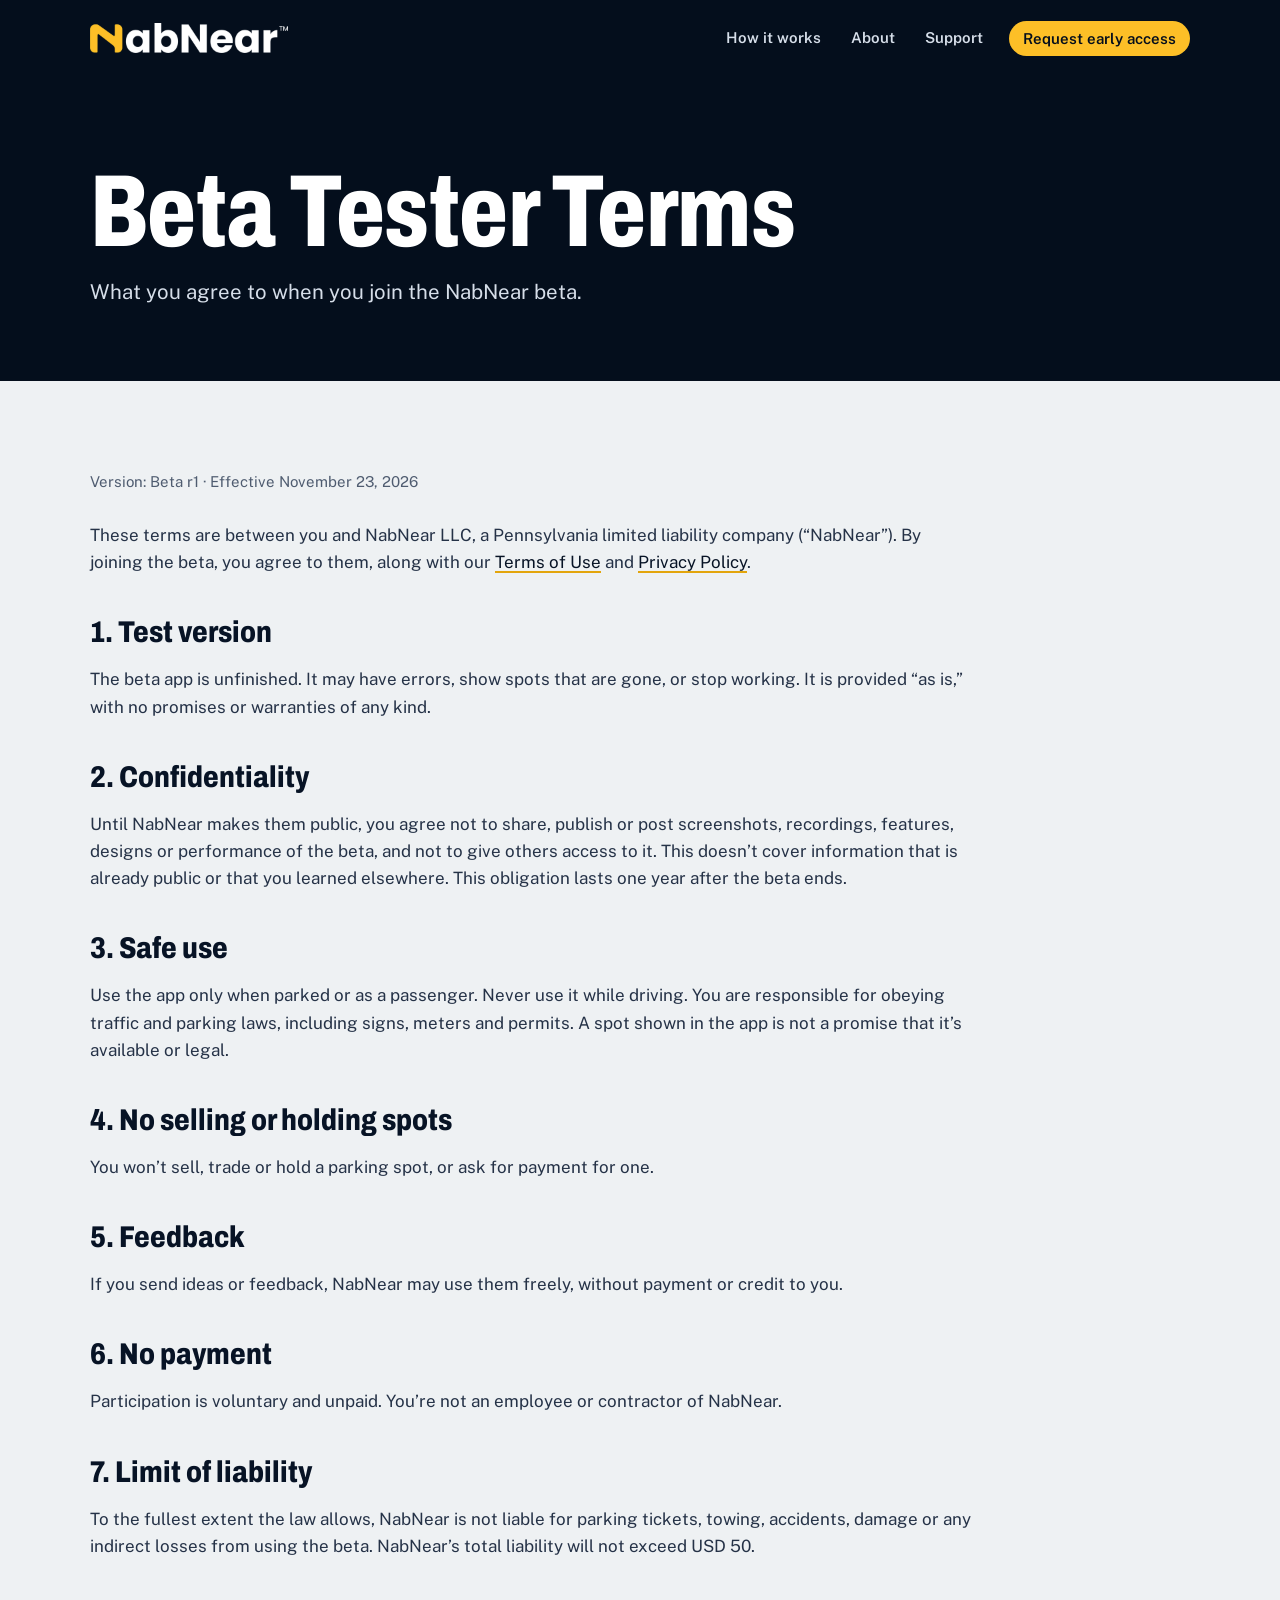
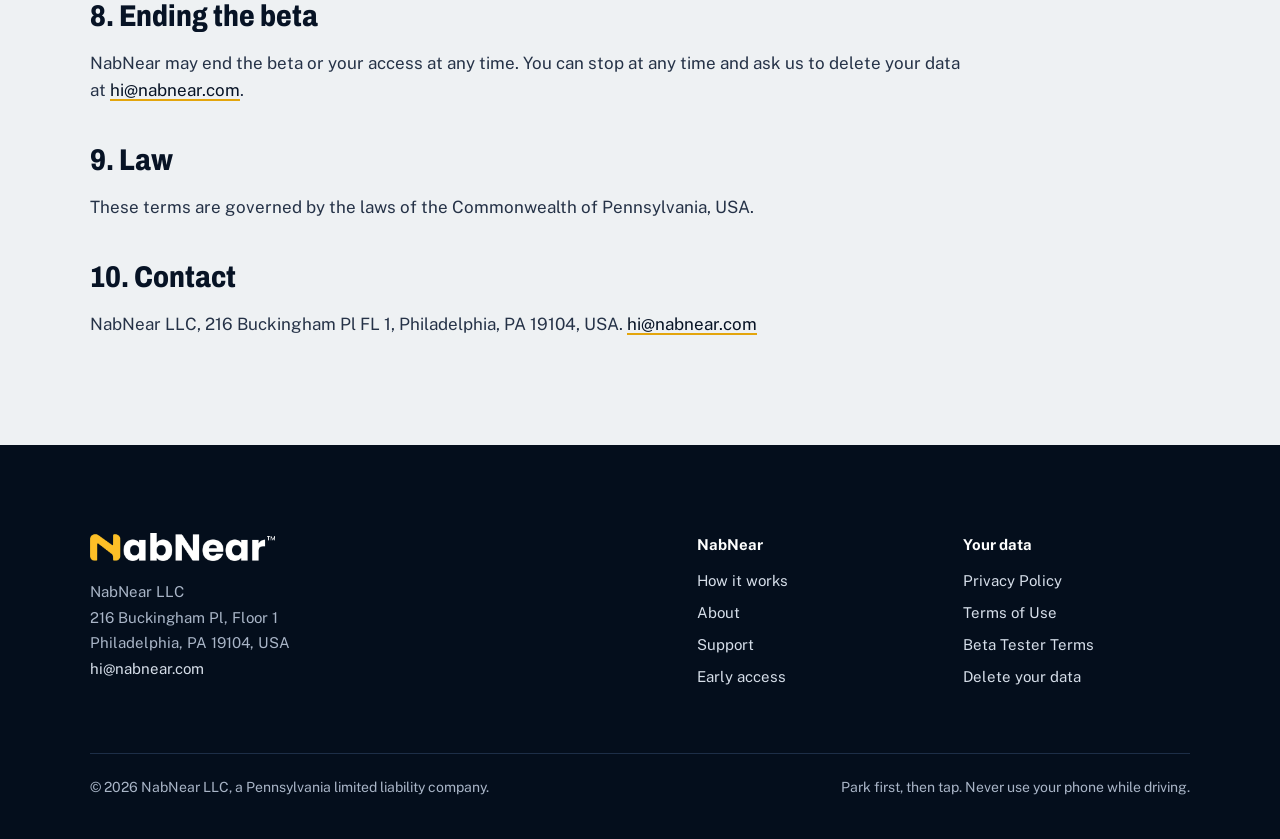
<file: beta-terms/index.html>
<!doctype html>
<html lang="en"><head><meta charset="utf-8"><meta name="viewport" content="width=device-width, initial-scale=1">
<title>Beta Tester Terms | NabNear</title><meta name="description" content="NabNear Beta Tester Terms.">
<link rel="icon" href="/favicon.ico" sizes="any"><link rel="icon" type="image/png" sizes="32x32" href="/favicon-32.png"><link rel="apple-touch-icon" href="/apple-touch-icon.png">
<meta name="theme-color" content="#040E1C"><link rel="canonical" href="https://nabnear.com/beta-terms/">
<meta property="og:type" content="website"><meta property="og:site_name" content="NabNear"><meta property="og:title" content="Beta Tester Terms | NabNear"><meta property="og:description" content="NabNear Beta Tester Terms."><meta property="og:image" content="https://nabnear.com/og.png"><meta property="og:url" content="https://nabnear.com/beta-terms/"><meta name="twitter:card" content="summary_large_image">
<link rel="preload" href="/assets/fonts/archivo.woff2" as="font" type="font/woff2" crossorigin><link rel="preload" href="/assets/fonts/public-sans.woff2" as="font" type="font/woff2" crossorigin>
<link rel="stylesheet" href="/assets/site.css">
</head><body>
<a class="skip" href="#main">Skip to content</a>
<header class="site-head"><div class="wrap">
<a href="/" class="brand" aria-label="NabNear home"><img src="/assets/logo-white.png" alt="NabNear" width="198" height="30"></a>
<nav class="nav" aria-label="Main"><a href="/how-it-works/">How it works</a><a href="/about/">About</a><a href="/support/">Support</a><a class="btn btn-curb btn-sm" href="/#early">Request early access</a></nav>
<details class="menu"><summary>Menu</summary><div class="menu-panel"><a href="/">Home</a><a href="/how-it-works/">How it works</a><a href="/about/">About</a><a href="/support/">Support</a><a href="/#early">Request early access</a></div></details>
</div></header>
<main id="main"><section class="page-head"><div class="wrap"><h1>Beta Tester Terms</h1><p>What you agree to when you join the NabNear beta.</p></div></section><section class="page-body"><div class="wrap"><div class="legal"><h1>Beta Tester Terms</h1><p class="meta">Version: Beta r1 · Effective November 23, 2026</p>
<p>These terms are between you and NabNear LLC, a Pennsylvania limited liability company (&ldquo;NabNear&rdquo;). By joining the beta, you agree to them, along with our <a href="/terms/">Terms of Use</a> and <a href="/privacy/">Privacy Policy</a>.</p>
<h2>1. Test version</h2><p>The beta app is unfinished. It may have errors, show spots that are gone, or stop working. It is provided &ldquo;as is,&rdquo; with no promises or warranties of any kind.</p>
<h2>2. Confidentiality</h2><p>Until NabNear makes them public, you agree not to share, publish or post screenshots, recordings, features, designs or performance of the beta, and not to give others access to it. This doesn&rsquo;t cover information that is already public or that you learned elsewhere. This obligation lasts one year after the beta ends.</p>
<h2>3. Safe use</h2><p>Use the app only when parked or as a passenger. Never use it while driving. You are responsible for obeying traffic and parking laws, including signs, meters and permits. A spot shown in the app is not a promise that it&rsquo;s available or legal.</p>
<h2>4. No selling or holding spots</h2><p>You won&rsquo;t sell, trade or hold a parking spot, or ask for payment for one.</p>
<h2>5. Feedback</h2><p>If you send ideas or feedback, NabNear may use them freely, without payment or credit to you.</p>
<h2>6. No payment</h2><p>Participation is voluntary and unpaid. You&rsquo;re not an employee or contractor of NabNear.</p>
<h2>7. Limit of liability</h2><p>To the fullest extent the law allows, NabNear is not liable for parking tickets, towing, accidents, damage or any indirect losses from using the beta. NabNear&rsquo;s total liability will not exceed USD 50.</p>
<h2>8. Ending the beta</h2><p>NabNear may end the beta or your access at any time. You can stop at any time and ask us to delete your data at <a href="mailto:hi@nabnear.com">hi@nabnear.com</a>.</p>
<h2>9. Law</h2><p>These terms are governed by the laws of the Commonwealth of Pennsylvania, USA.</p>
<h2>10. Contact</h2><p>NabNear LLC, 216 Buckingham Pl FL 1, Philadelphia, PA 19104, USA. <a href="mailto:hi@nabnear.com">hi@nabnear.com</a></p></div></div></section></main>
<footer class="site-foot"><div class="wrap">
<div class="foot-grid">
<div><img src="/assets/logo-white.png" alt="NabNear" width="185" height="28">
<address>NabNear LLC<br>216 Buckingham Pl, Floor 1<br>Philadelphia, PA 19104, USA<br><a href="mailto:hi@nabnear.com">hi@nabnear.com</a></address></div>
<div><h2>NabNear</h2><ul><li><a href="/how-it-works/">How it works</a></li><li><a href="/about/">About</a></li><li><a href="/support/">Support</a></li><li><a href="/#early">Early access</a></li></ul></div>
<div><h2>Your data</h2><ul><li><a href="/privacy/">Privacy Policy</a></li><li><a href="/terms/">Terms of Use</a></li><li><a href="/beta-terms/">Beta Tester Terms</a></li><li><a href="/delete/">Delete your data</a></li></ul></div>
</div>
<div class="fine"><span>&copy; 2026 NabNear LLC, a Pennsylvania limited liability company.</span><span>Park first, then tap. Never use your phone while driving.</span></div>
</div></footer>
</body></html>
</file>
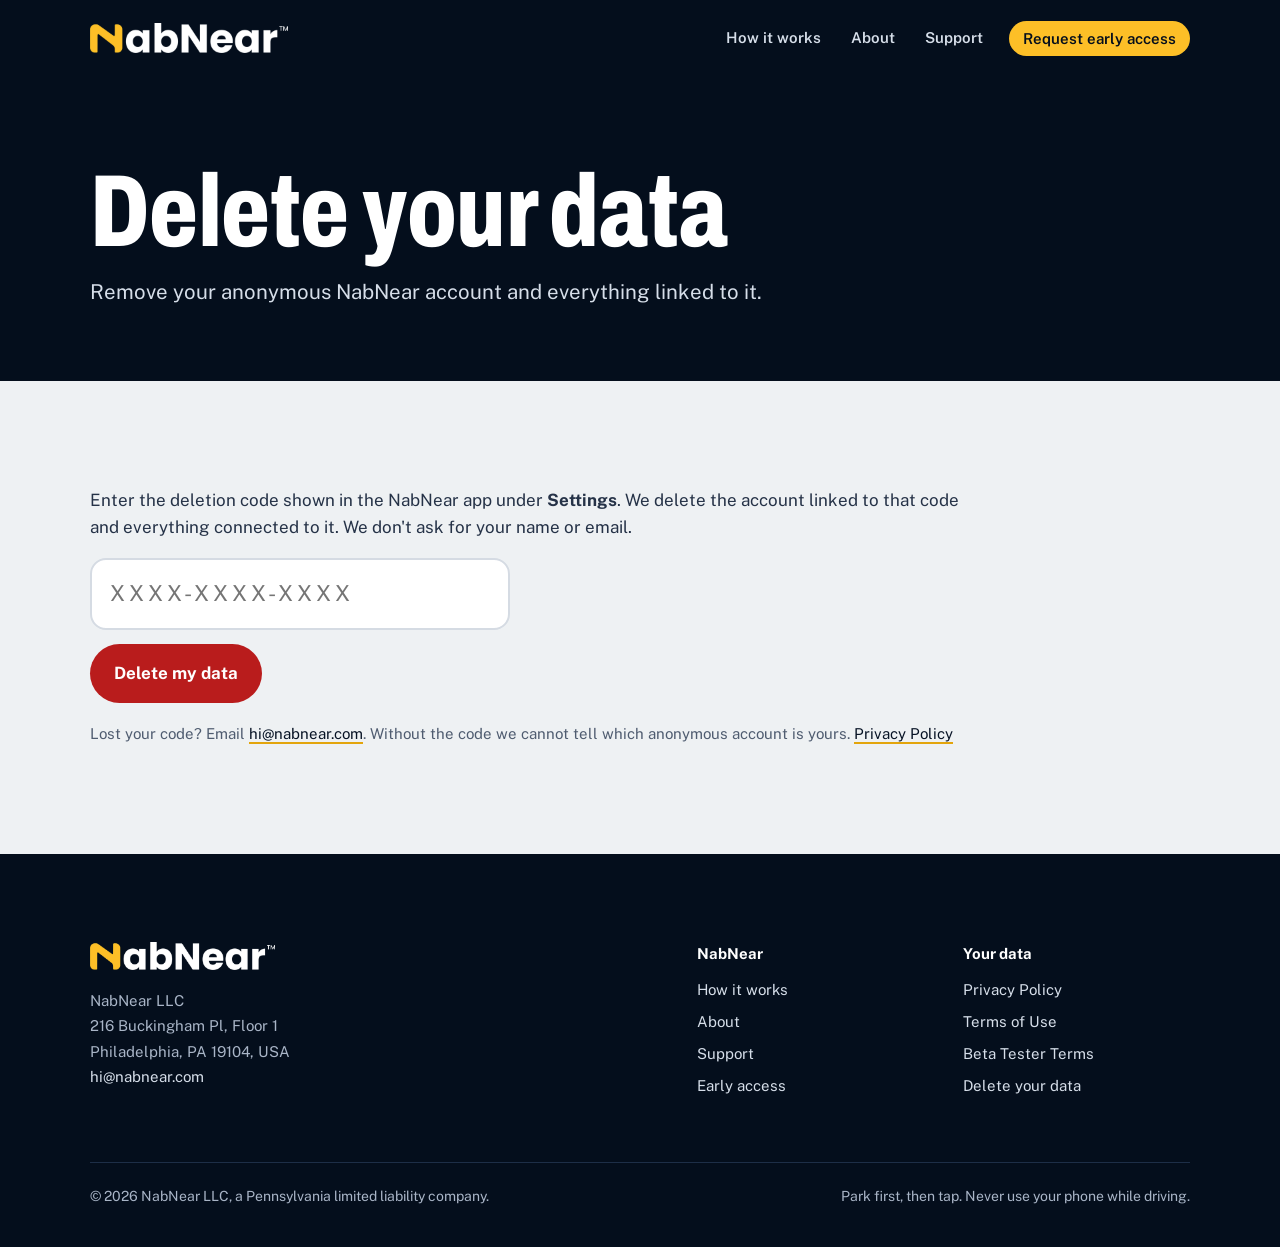
<file: delete/index.html>
<!doctype html>
<html lang="en"><head><meta charset="utf-8"><meta name="viewport" content="width=device-width, initial-scale=1">
<title>Delete your data | NabNear</title><meta name="description" content="Delete your NabNear data with the deletion code from the app.">
<link rel="icon" href="/favicon.ico" sizes="any"><link rel="icon" type="image/png" sizes="32x32" href="/favicon-32.png"><link rel="apple-touch-icon" href="/apple-touch-icon.png">
<meta name="theme-color" content="#040E1C"><link rel="canonical" href="https://nabnear.com/delete/">
<meta property="og:type" content="website"><meta property="og:site_name" content="NabNear"><meta property="og:title" content="Delete your data | NabNear"><meta property="og:description" content="Delete your NabNear data with the deletion code from the app."><meta property="og:image" content="https://nabnear.com/og.png"><meta property="og:url" content="https://nabnear.com/delete/"><meta name="twitter:card" content="summary_large_image">
<link rel="preload" href="/assets/fonts/archivo.woff2" as="font" type="font/woff2" crossorigin><link rel="preload" href="/assets/fonts/public-sans.woff2" as="font" type="font/woff2" crossorigin>
<link rel="stylesheet" href="/assets/site.css">
</head><body>
<a class="skip" href="#main">Skip to content</a>
<header class="site-head"><div class="wrap">
<a href="/" class="brand" aria-label="NabNear home"><img src="/assets/logo-white.png" alt="NabNear" width="198" height="30"></a>
<nav class="nav" aria-label="Main"><a href="/how-it-works/">How it works</a><a href="/about/">About</a><a href="/support/">Support</a><a class="btn btn-curb btn-sm" href="/#early">Request early access</a></nav>
<details class="menu"><summary>Menu</summary><div class="menu-panel"><a href="/">Home</a><a href="/how-it-works/">How it works</a><a href="/about/">About</a><a href="/support/">Support</a><a href="/#early">Request early access</a></div></details>
</div></header>
<main id="main"><section class="page-head"><div class="wrap"><h1>Delete your data</h1><p>Remove your anonymous NabNear account and everything linked to it.</p></div></section><section class="page-body"><div class="wrap"><div class="legal"><h1>Delete your NabNear data</h1>
<p>Enter the deletion code shown in the NabNear app under <b>Settings</b>. We delete the account linked to that code and everything connected to it. We don't ask for your name or email.</p>
<form id="f"><input id="code" placeholder="XXXX-XXXX-XXXX" autocomplete="off" maxlength="14" inputmode="text" autocapitalize="characters" spellcheck="false" required>
<button id="b" type="submit">Delete my data</button></form>
<p id="msg" role="status"></p>
<p><small>Lost your code? Email <a href="mailto:hi@nabnear.com">hi@nabnear.com</a>. Without the code we cannot tell which anonymous account is yours. <a href="/privacy/">Privacy Policy</a></small></p>
<script>
const URL_ = 'https://uzdefozshwgxrivwqguh.supabase.co/rest/v1/rpc/delete_by_code';
const KEY = 'sb_publishable_MYnXNwUPONm8krmaYj3v6w_--CPEBAS';
// Show the code as XXXX-XXXX-XXXX while typing, like the app.
const input = document.getElementById('code');
input.addEventListener('input', () => {
  const raw = input.value.toUpperCase().replace(/[^A-Z0-9]/g, '').slice(0, 12);
  input.value = raw.match(/.{1,4}/g)?.join('-') ?? '';
});
document.getElementById('f').addEventListener('submit', async (e) => {
  e.preventDefault();
  const code = document.getElementById('code').value.trim();
  if (!confirm('Delete all NabNear data for this code? This cannot be undone.')) return;
  const b = document.getElementById('b'), msg = document.getElementById('msg');
  b.disabled = true; msg.textContent = 'Working…';
  try {
    const r = await fetch(URL_, { method: 'POST', headers: { apikey: KEY, 'Content-Type': 'application/json' }, body: JSON.stringify({ p_code: code }) });
    const body = await r.json().catch(() => null);
    if (!r.ok) msg.textContent = (body && body.message) || 'Something went wrong. Please try again later.';
    else msg.textContent = body === true ? 'Done. Your NabNear data has been deleted.' : 'That code was not found. Check it and try again.';
  } catch { msg.textContent = 'Could not reach NabNear. Check your connection and try again.'; }
  b.disabled = false;
});
</script></div></div></section></main>
<footer class="site-foot"><div class="wrap">
<div class="foot-grid">
<div><img src="/assets/logo-white.png" alt="NabNear" width="185" height="28">
<address>NabNear LLC<br>216 Buckingham Pl, Floor 1<br>Philadelphia, PA 19104, USA<br><a href="mailto:hi@nabnear.com">hi@nabnear.com</a></address></div>
<div><h2>NabNear</h2><ul><li><a href="/how-it-works/">How it works</a></li><li><a href="/about/">About</a></li><li><a href="/support/">Support</a></li><li><a href="/#early">Early access</a></li></ul></div>
<div><h2>Your data</h2><ul><li><a href="/privacy/">Privacy Policy</a></li><li><a href="/terms/">Terms of Use</a></li><li><a href="/beta-terms/">Beta Tester Terms</a></li><li><a href="/delete/">Delete your data</a></li></ul></div>
</div>
<div class="fine"><span>&copy; 2026 NabNear LLC, a Pennsylvania limited liability company.</span><span>Park first, then tap. Never use your phone while driving.</span></div>
</div></footer>
</body></html>
</file>
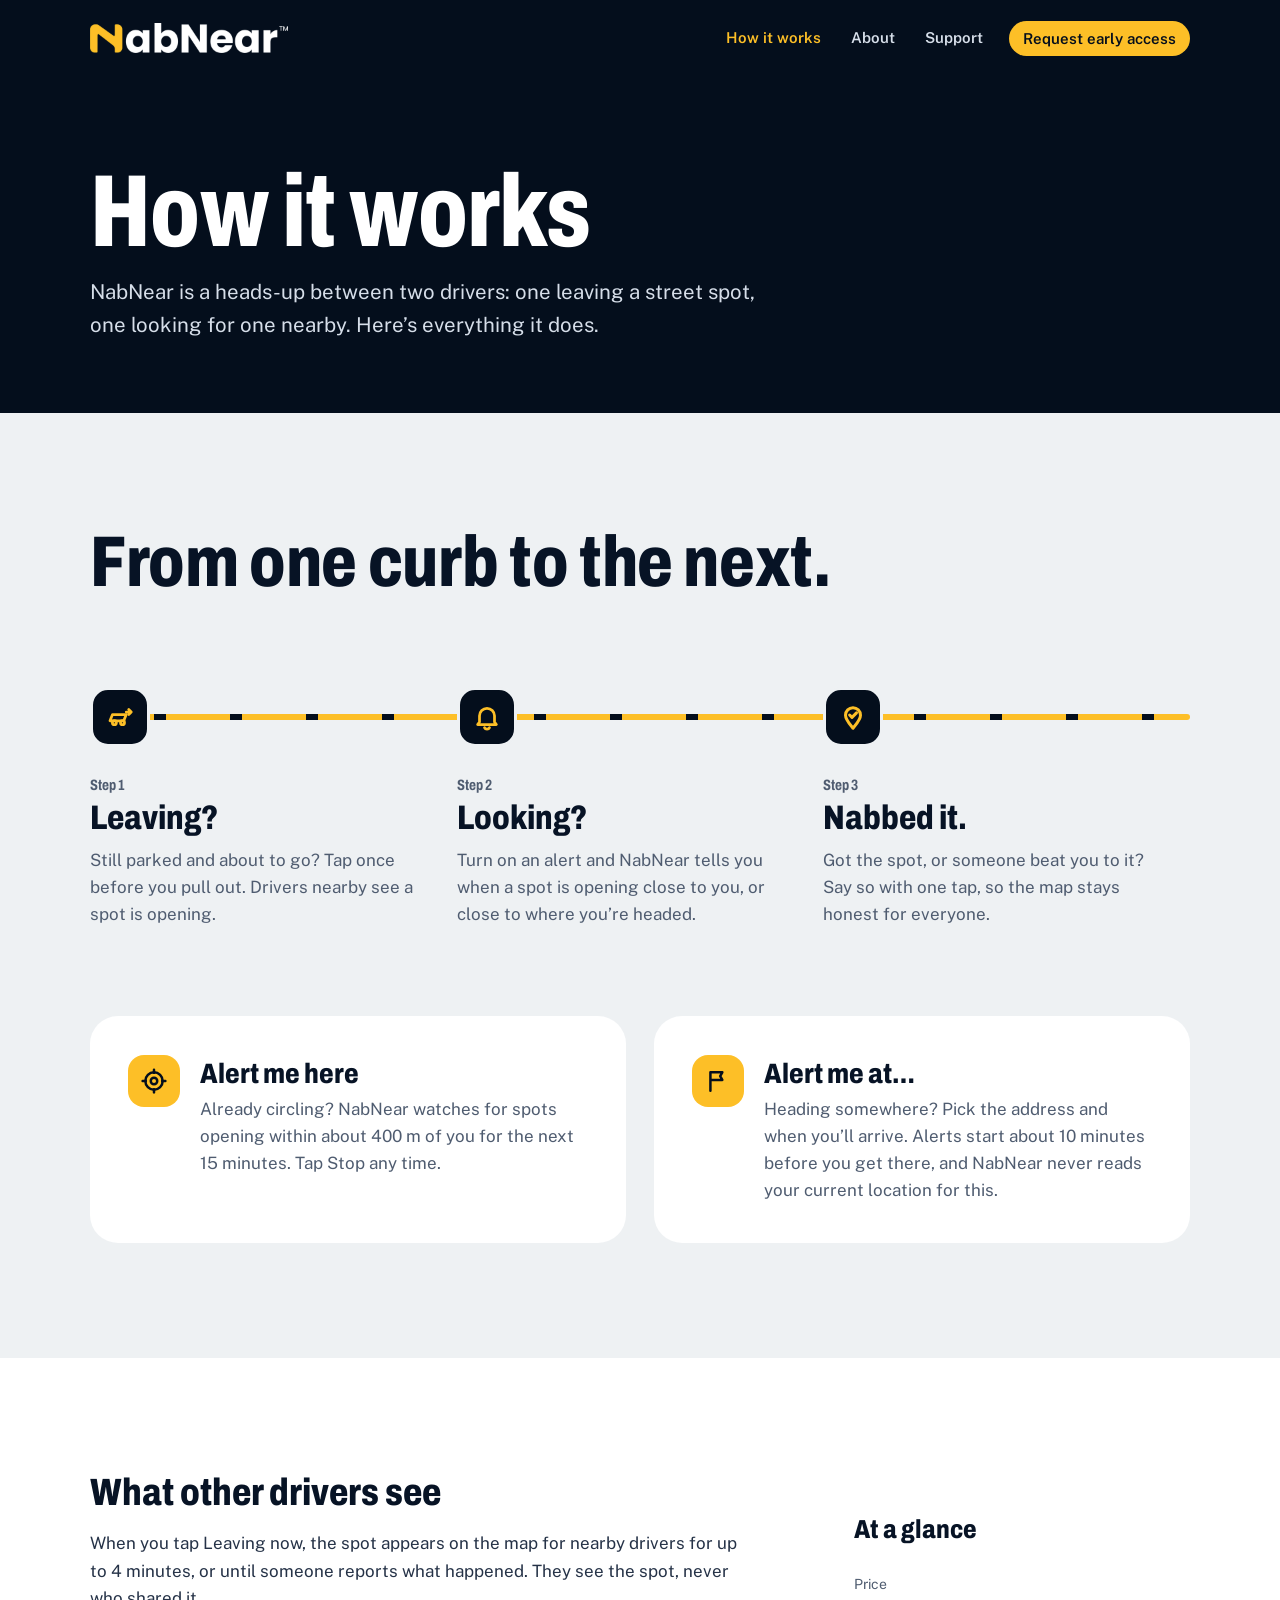
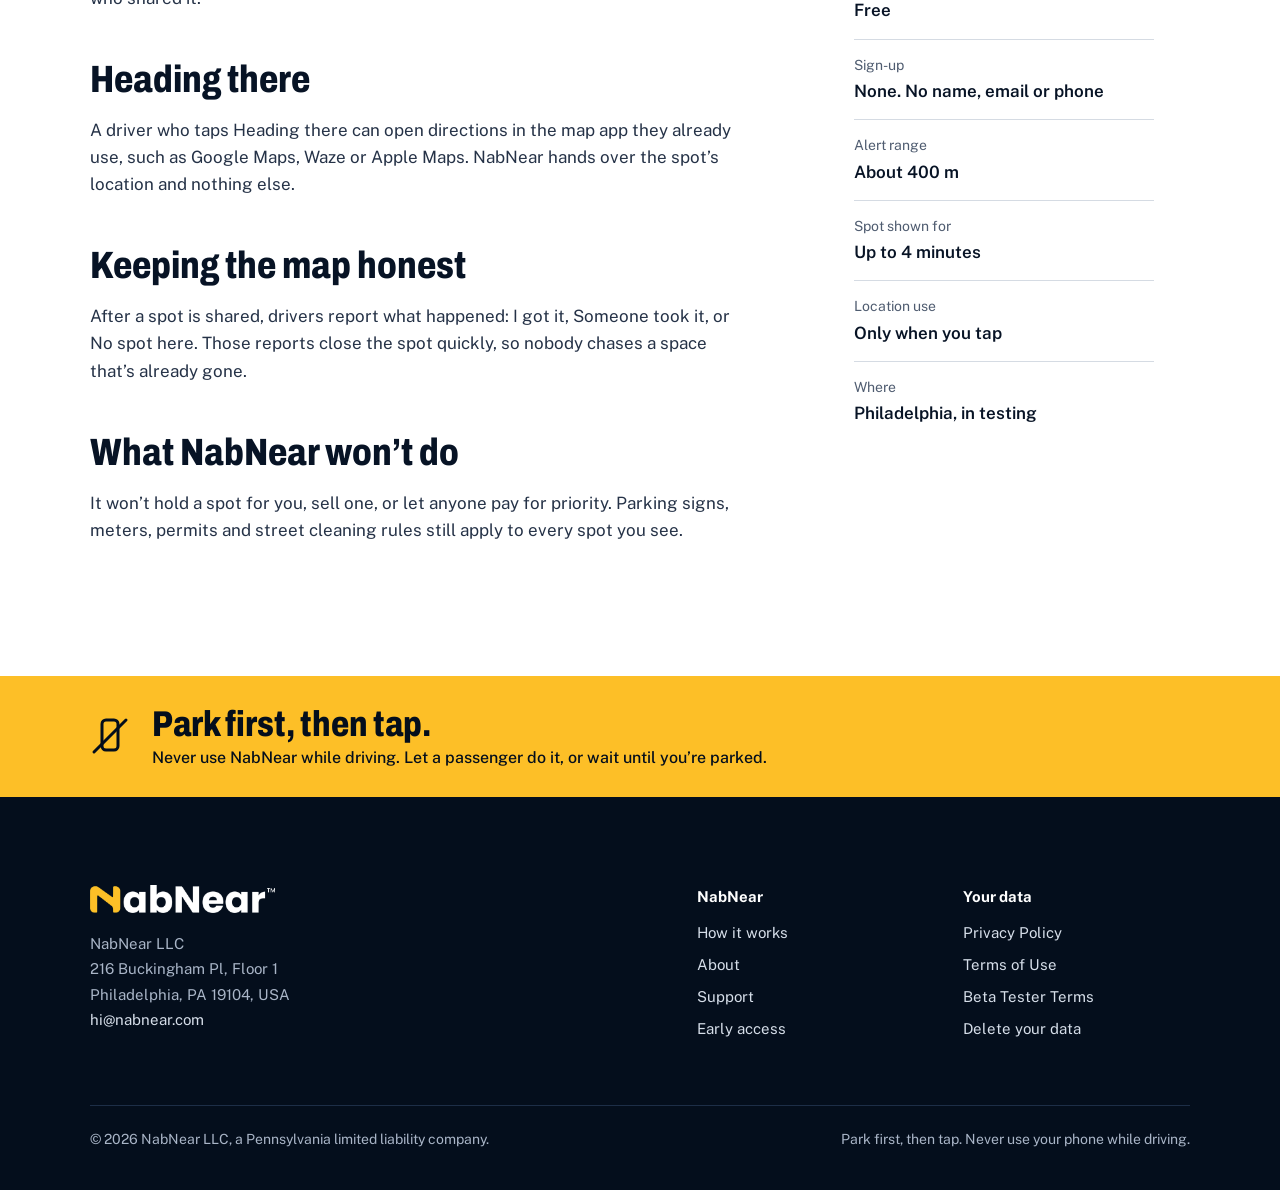
<file: how-it-works/index.html>
<!doctype html>
<html lang="en"><head><meta charset="utf-8"><meta name="viewport" content="width=device-width, initial-scale=1">
<title>How NabNear works</title><meta name="description" content="Share a spot you're leaving, get alerts for spots opening near you or your destination, and confirm what happened. Free. No sign-up.">
<link rel="icon" href="/favicon.ico" sizes="any"><link rel="icon" type="image/png" sizes="32x32" href="/favicon-32.png"><link rel="apple-touch-icon" href="/apple-touch-icon.png">
<meta name="theme-color" content="#040E1C"><link rel="canonical" href="https://nabnear.com/how-it-works/">
<meta property="og:type" content="website"><meta property="og:site_name" content="NabNear"><meta property="og:title" content="How NabNear works"><meta property="og:description" content="Share a spot you're leaving, get alerts for spots opening near you or your destination, and confirm what happened. Free. No sign-up."><meta property="og:image" content="https://nabnear.com/og.png"><meta property="og:url" content="https://nabnear.com/how-it-works/"><meta name="twitter:card" content="summary_large_image">
<link rel="preload" href="/assets/fonts/archivo.woff2" as="font" type="font/woff2" crossorigin><link rel="preload" href="/assets/fonts/public-sans.woff2" as="font" type="font/woff2" crossorigin>
<link rel="stylesheet" href="/assets/site.css">
</head><body>
<a class="skip" href="#main">Skip to content</a>
<header class="site-head"><div class="wrap">
<a href="/" class="brand" aria-label="NabNear home"><img src="/assets/logo-white.png" alt="NabNear" width="198" height="30"></a>
<nav class="nav" aria-label="Main"><a href="/how-it-works/" aria-current="page">How it works</a><a href="/about/">About</a><a href="/support/">Support</a><a class="btn btn-curb btn-sm" href="/#early">Request early access</a></nav>
<details class="menu"><summary>Menu</summary><div class="menu-panel"><a href="/">Home</a><a href="/how-it-works/" aria-current="page">How it works</a><a href="/about/">About</a><a href="/support/">Support</a><a href="/#early">Request early access</a></div></details>
</div></header>
<main id="main">
<section class="page-head"><div class="wrap"><h1>How it works</h1><p>NabNear is a heads-up between two drivers: one leaving a street spot, one looking for one nearby. Here&rsquo;s everything it does.</p></div></section>
<section class="band" aria-labelledby="flow-h"><div class="wrap">
<div class="head-row"><h2 class="h2" id="flow-h">From one curb to the next.</h2></div>
<ol class="steps">
<li class="step"><div class="tick"><svg viewBox="0 0 24 24" fill="none" stroke="currentColor" stroke-width="2.2" stroke-linecap="round" stroke-linejoin="round" aria-hidden="true"><path d="M4 15h11l2-5H6l-2 5z"/><circle cx="7.5" cy="16.5" r="1.6"/><circle cx="14" cy="16.5" r="1.6"/><path d="M17 8l4 0M19 6l2 2-2 2"/></svg></div><p class="n">Step 1</p><h3>Leaving?</h3><p>Still parked and about to go? Tap once before you pull out. Drivers nearby see a spot is opening.</p></li>
<li class="step"><div class="tick"><svg viewBox="0 0 24 24" fill="none" stroke="currentColor" stroke-width="2.2" stroke-linecap="round" stroke-linejoin="round" aria-hidden="true"><path d="M6 16V11a6 6 0 0 1 12 0v5l1.5 2h-15z"/><path d="M10 20.5a2.2 2.2 0 0 0 4 0"/></svg></div><p class="n">Step 2</p><h3>Looking?</h3><p>Turn on an alert and NabNear tells you when a spot is opening close to you, or close to where you&rsquo;re headed.</p></li>
<li class="step"><div class="tick"><svg viewBox="0 0 24 24" fill="none" stroke="currentColor" stroke-width="2.4" stroke-linecap="round" stroke-linejoin="round" aria-hidden="true"><path d="M12 21c-.6-1.2-6-6.5-6-10.5a6 6 0 0 1 12 0c0 4-5.4 9.3-6 10.5z"/><path d="M9.3 10.4l1.9 1.9 3.6-3.6"/></svg></div><p class="n">Step 3</p><h3>Nabbed it.</h3><p>Got the spot, or someone beat you to it? Say so with one tap, so the map stays honest for everyone.</p></li>
</ol>
<div class="alerts">
<div class="alert"><div class="ic"><svg viewBox="0 0 24 24" fill="none" stroke="currentColor" stroke-width="2.3" stroke-linecap="round" aria-hidden="true"><circle cx="12" cy="12" r="3"/><circle cx="12" cy="12" r="8"/><path d="M12 1.5v3M12 19.5v3M1.5 12h3M19.5 12h3"/></svg></div><div><h3>Alert me here</h3><p>Already circling? NabNear watches for spots opening within about 400&nbsp;m of you for the next 15 minutes. Tap Stop any time.</p></div></div>
<div class="alert"><div class="ic"><svg viewBox="0 0 24 24" fill="none" stroke="currentColor" stroke-width="2.3" stroke-linecap="round" stroke-linejoin="round" aria-hidden="true"><path d="M5 21V4M5 4h11l-2 3.5 2 3.5H5"/></svg></div><div><h3>Alert me at&hellip;</h3><p>Heading somewhere? Pick the address and when you&rsquo;ll arrive. Alerts start about 10 minutes before you get there, and NabNear never reads your current location for this.</p></div></div>
</div>
</div></section>
<section class="band band-paper"><div class="wrap split">
<div class="prose">
<h2>What other drivers see</h2>
<p>When you tap Leaving now, the spot appears on the map for nearby drivers for up to 4 minutes, or until someone reports what happened. They see the spot, never who shared it.</p>
<h2>Heading there</h2>
<p>A driver who taps Heading there can open directions in the map app they already use, such as Google Maps, Waze or Apple Maps. NabNear hands over the spot&rsquo;s location and nothing else.</p>
<h2>Keeping the map honest</h2>
<p>After a spot is shared, drivers report what happened: I got it, Someone took it, or No spot here. Those reports close the spot quickly, so nobody chases a space that&rsquo;s already gone.</p>
<h2>What NabNear won&rsquo;t do</h2>
<p>It won&rsquo;t hold a spot for you, sell one, or let anyone pay for priority. Parking signs, meters, permits and street cleaning rules still apply to every spot you see.</p>
</div>
<aside class="facts" aria-label="At a glance"><h2>At a glance</h2><dl>
<div><dt>Price</dt><dd>Free</dd></div>
<div><dt>Sign-up</dt><dd>None. No name, email or phone</dd></div>
<div><dt>Alert range</dt><dd>About 400&nbsp;m</dd></div>
<div><dt>Spot shown for</dt><dd>Up to 4 minutes</dd></div>
<div><dt>Location use</dt><dd>Only when you tap</dd></div>
<div><dt>Where</dt><dd>Philadelphia, in testing</dd></div>
</dl></aside>
</div></section>
<section class="safety" aria-label="Safety"><div class="wrap"><svg viewBox="0 0 40 40" fill="none" stroke="#040E1C" stroke-width="3" stroke-linecap="round" stroke-linejoin="round" aria-hidden="true"><rect x="12" y="4" width="16" height="30" rx="4"/><path d="M4 36L36 4"/></svg><p>Park first, then tap.<small>Never use NabNear while driving. Let a passenger do it, or wait until you&rsquo;re parked.</small></p></div></section>
</main>
<footer class="site-foot"><div class="wrap">
<div class="foot-grid">
<div><img src="/assets/logo-white.png" alt="NabNear" width="185" height="28">
<address>NabNear LLC<br>216 Buckingham Pl, Floor 1<br>Philadelphia, PA 19104, USA<br><a href="mailto:hi@nabnear.com">hi@nabnear.com</a></address></div>
<div><h2>NabNear</h2><ul><li><a href="/how-it-works/">How it works</a></li><li><a href="/about/">About</a></li><li><a href="/support/">Support</a></li><li><a href="/#early">Early access</a></li></ul></div>
<div><h2>Your data</h2><ul><li><a href="/privacy/">Privacy Policy</a></li><li><a href="/terms/">Terms of Use</a></li><li><a href="/beta-terms/">Beta Tester Terms</a></li><li><a href="/delete/">Delete your data</a></li></ul></div>
</div>
<div class="fine"><span>&copy; 2026 NabNear LLC, a Pennsylvania limited liability company.</span><span>Park first, then tap. Never use your phone while driving.</span></div>
</div></footer>
</body></html>
</file>
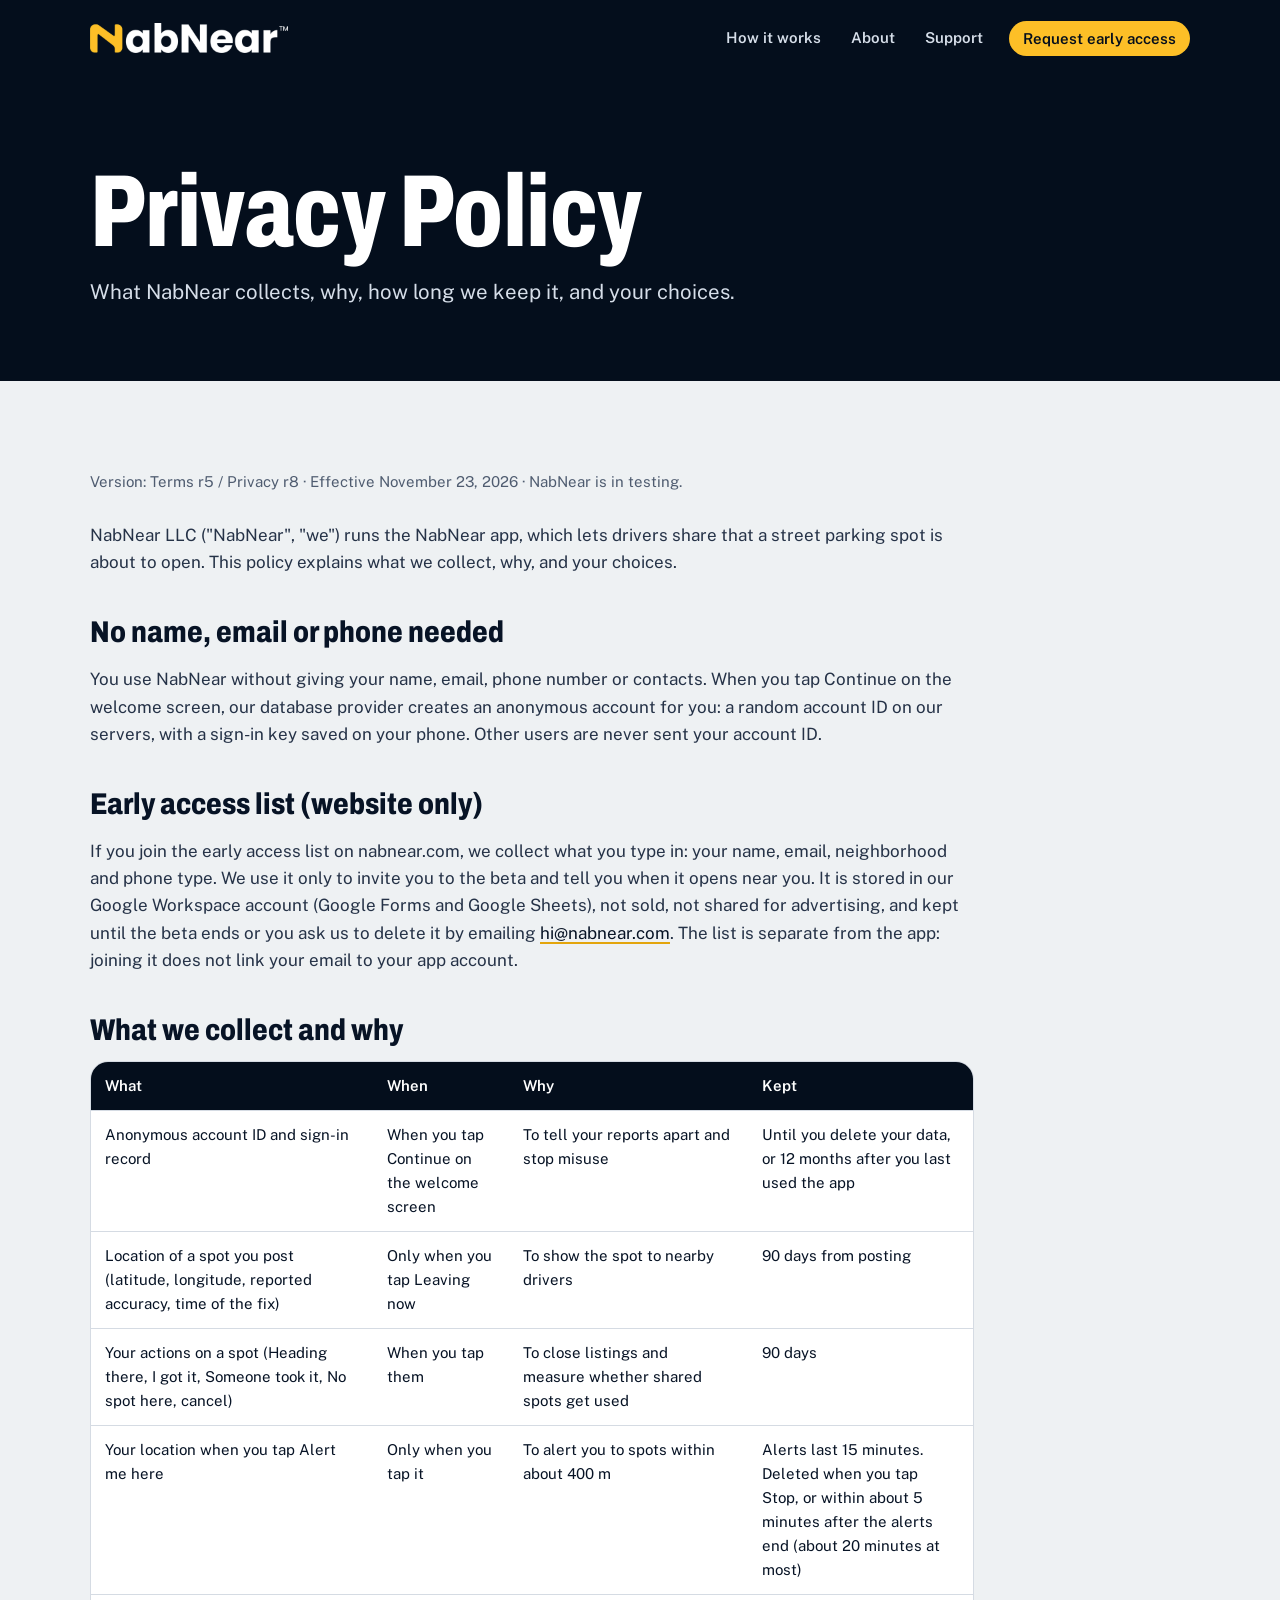
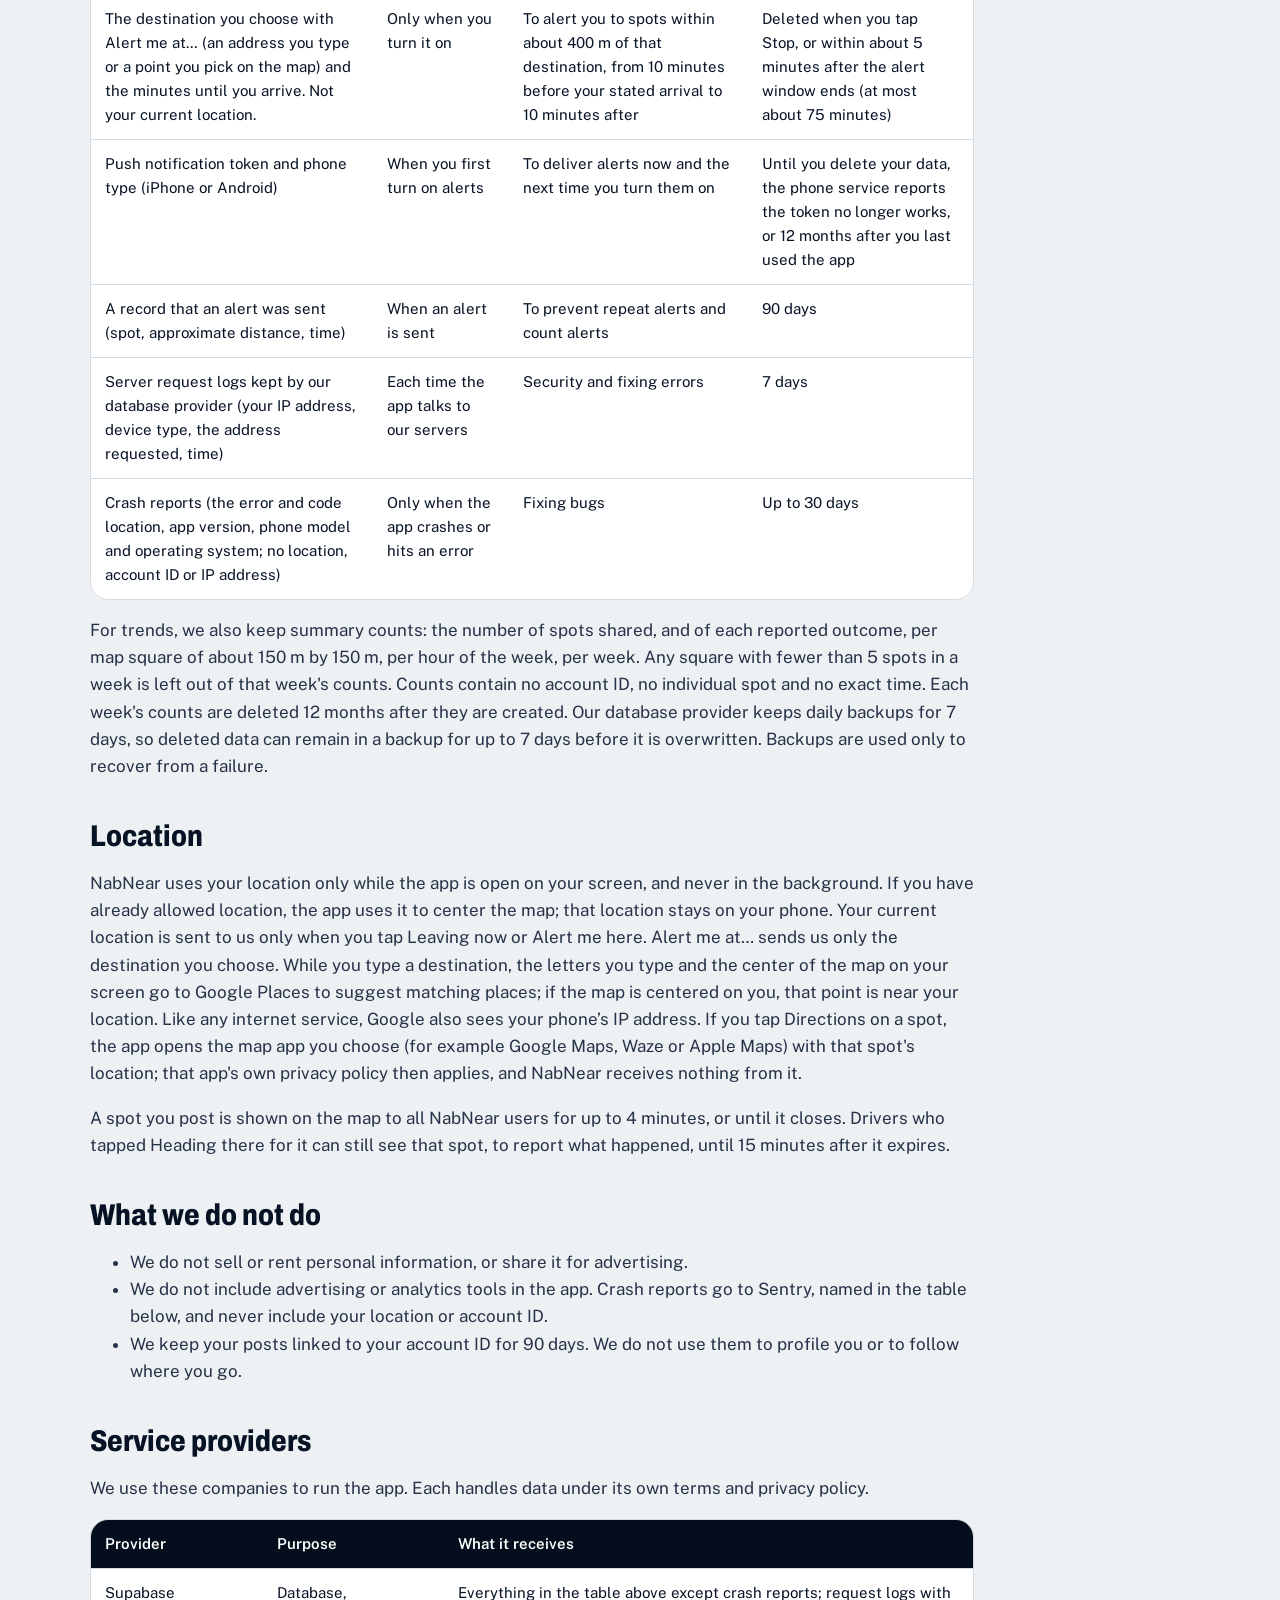
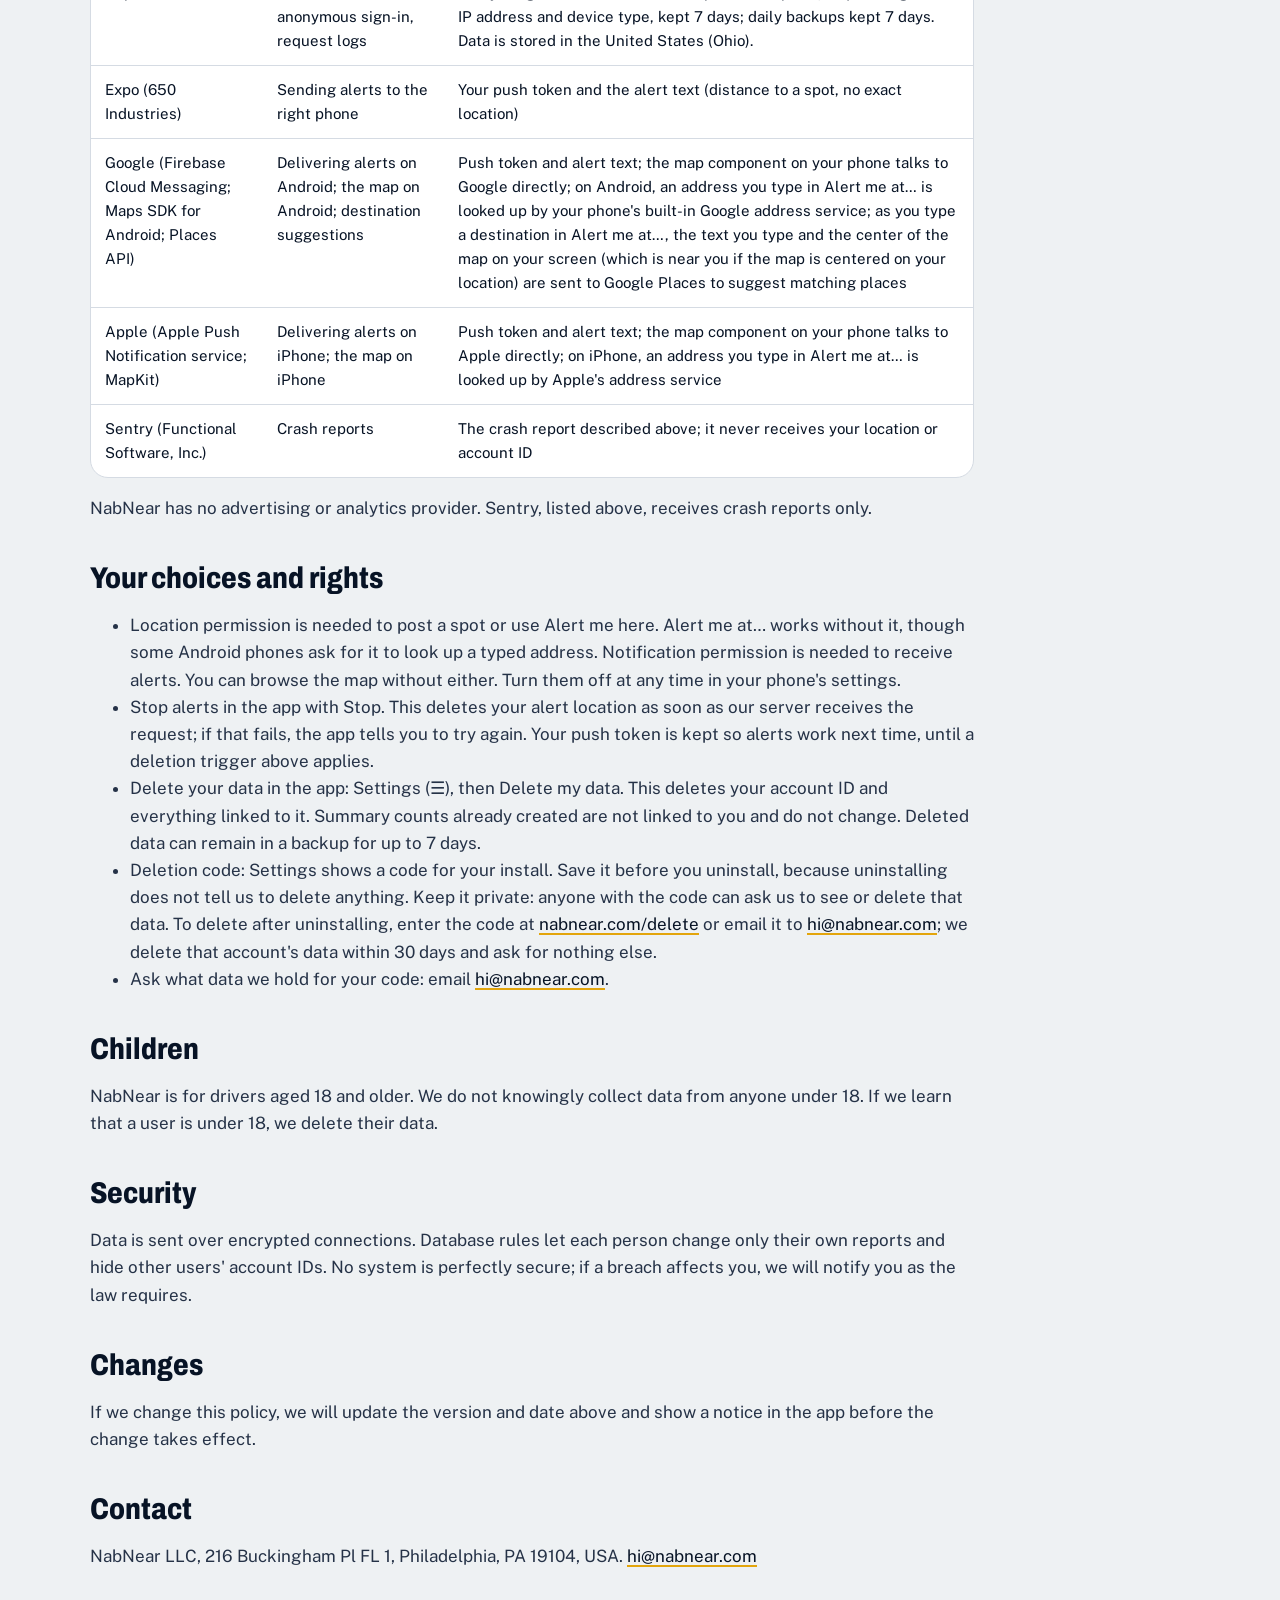
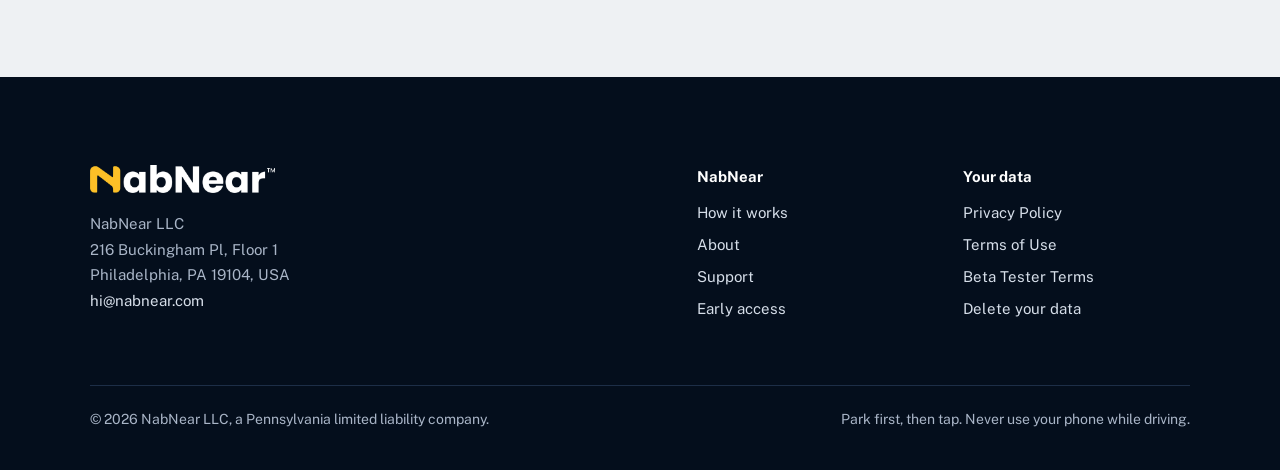
<file: privacy/index.html>
<!doctype html>
<html lang="en"><head><meta charset="utf-8"><meta name="viewport" content="width=device-width, initial-scale=1">
<title>Privacy Policy | NabNear</title><meta name="description" content="How NabNear handles data: no name or email, location only when you tap, no selling of data.">
<link rel="icon" href="/favicon.ico" sizes="any"><link rel="icon" type="image/png" sizes="32x32" href="/favicon-32.png"><link rel="apple-touch-icon" href="/apple-touch-icon.png">
<meta name="theme-color" content="#040E1C"><link rel="canonical" href="https://nabnear.com/privacy/">
<meta property="og:type" content="website"><meta property="og:site_name" content="NabNear"><meta property="og:title" content="Privacy Policy | NabNear"><meta property="og:description" content="How NabNear handles data: no name or email, location only when you tap, no selling of data."><meta property="og:image" content="https://nabnear.com/og.png"><meta property="og:url" content="https://nabnear.com/privacy/"><meta name="twitter:card" content="summary_large_image">
<link rel="preload" href="/assets/fonts/archivo.woff2" as="font" type="font/woff2" crossorigin><link rel="preload" href="/assets/fonts/public-sans.woff2" as="font" type="font/woff2" crossorigin>
<link rel="stylesheet" href="/assets/site.css">
</head><body>
<a class="skip" href="#main">Skip to content</a>
<header class="site-head"><div class="wrap">
<a href="/" class="brand" aria-label="NabNear home"><img src="/assets/logo-white.png" alt="NabNear" width="198" height="30"></a>
<nav class="nav" aria-label="Main"><a href="/how-it-works/">How it works</a><a href="/about/">About</a><a href="/support/">Support</a><a class="btn btn-curb btn-sm" href="/#early">Request early access</a></nav>
<details class="menu"><summary>Menu</summary><div class="menu-panel"><a href="/">Home</a><a href="/how-it-works/">How it works</a><a href="/about/">About</a><a href="/support/">Support</a><a href="/#early">Request early access</a></div></details>
</div></header>
<main id="main"><section class="page-head"><div class="wrap"><h1>Privacy Policy</h1><p>What NabNear collects, why, how long we keep it, and your choices.</p></div></section><section class="page-body"><div class="wrap"><div class="legal"><h1>Privacy Policy</h1><p class="meta">Version: Terms r5 / Privacy r8 · Effective November 23, 2026 · NabNear is in testing.</p>
<p>NabNear LLC ("NabNear", "we") runs the NabNear app, which lets drivers share that a street parking spot is about to open. This policy explains what we collect, why, and your choices.</p>
<h2>No name, email or phone needed</h2>
<p>You use NabNear without giving your name, email, phone number or contacts. When you tap Continue on the welcome screen, our database provider creates an anonymous account for you: a random account ID on our servers, with a sign-in key saved on your phone. Other users are never sent your account ID.</p>
<h2>Early access list (website only)</h2>
<p>If you join the early access list on nabnear.com, we collect what you type in: your name, email, neighborhood and phone type. We use it only to invite you to the beta and tell you when it opens near you. It is stored in our Google Workspace account (Google Forms and Google Sheets), not sold, not shared for advertising, and kept until the beta ends or you ask us to delete it by emailing <a href="mailto:hi@nabnear.com">hi@nabnear.com</a>. The list is separate from the app: joining it does not link your email to your app account.</p>
<h2>What we collect and why</h2>
<div class="tbl"><table><thead><tr><th>What</th><th>When</th><th>Why</th><th>Kept</th></tr></thead><tbody><tr><td>Anonymous account ID and sign-in record</td><td>When you tap Continue on the welcome screen</td><td>To tell your reports apart and stop misuse</td><td>Until you delete your data, or 12 months after you last used the app</td></tr><tr><td>Location of a spot you post (latitude, longitude, reported accuracy, time of the fix)</td><td>Only when you tap Leaving now</td><td>To show the spot to nearby drivers</td><td>90 days from posting</td></tr><tr><td>Your actions on a spot (Heading there, I got it, Someone took it, No spot here, cancel)</td><td>When you tap them</td><td>To close listings and measure whether shared spots get used</td><td>90 days</td></tr><tr><td>Your location when you tap Alert me here</td><td>Only when you tap it</td><td>To alert you to spots within about 400 m</td><td>Alerts last 15 minutes. Deleted when you tap Stop, or within about 5 minutes after the alerts end (about 20 minutes at most)</td></tr><tr><td>The destination you choose with Alert me at… (an address you type or a point you pick on the map) and the minutes until you arrive. Not your current location.</td><td>Only when you turn it on</td><td>To alert you to spots within about 400 m of that destination, from 10 minutes before your stated arrival to 10 minutes after</td><td>Deleted when you tap Stop, or within about 5 minutes after the alert window ends (at most about 75 minutes)</td></tr><tr><td>Push notification token and phone type (iPhone or Android)</td><td>When you first turn on alerts</td><td>To deliver alerts now and the next time you turn them on</td><td>Until you delete your data, the phone service reports the token no longer works, or 12 months after you last used the app</td></tr><tr><td>A record that an alert was sent (spot, approximate distance, time)</td><td>When an alert is sent</td><td>To prevent repeat alerts and count alerts</td><td>90 days</td></tr><tr><td>Server request logs kept by our database provider (your IP address, device type, the address requested, time)</td><td>Each time the app talks to our servers</td><td>Security and fixing errors</td><td>7 days</td></tr><tr><td>Crash reports (the error and code location, app version, phone model and operating system; no location, account ID or IP address)</td><td>Only when the app crashes or hits an error</td><td>Fixing bugs</td><td>Up to 30 days</td></tr></tbody></table></div>
<p>For trends, we also keep summary counts: the number of spots shared, and of each reported outcome, per map square of about 150 m by 150 m, per hour of the week, per week. Any square with fewer than 5 spots in a week is left out of that week's counts. Counts contain no account ID, no individual spot and no exact time. Each week's counts are deleted 12 months after they are created. Our database provider keeps daily backups for 7 days, so deleted data can remain in a backup for up to 7 days before it is overwritten. Backups are used only to recover from a failure.</p>
<h2>Location</h2>
<p>NabNear uses your location only while the app is open on your screen, and never in the background. If you have already allowed location, the app uses it to center the map; that location stays on your phone. Your current location is sent to us only when you tap Leaving now or Alert me here. Alert me at… sends us only the destination you choose. While you type a destination, the letters you type and the center of the map on your screen go to Google Places to suggest matching places; if the map is centered on you, that point is near your location. Like any internet service, Google also sees your phone&rsquo;s IP address. If you tap Directions on a spot, the app opens the map app you choose (for example Google Maps, Waze or Apple Maps) with that spot's location; that app's own privacy policy then applies, and NabNear receives nothing from it.</p>
<p>A spot you post is shown on the map to all NabNear users for up to 4 minutes, or until it closes. Drivers who tapped Heading there for it can still see that spot, to report what happened, until 15 minutes after it expires.</p>
<h2>What we do not do</h2>
<ul><li>We do not sell or rent personal information, or share it for advertising.</li>
<li>We do not include advertising or analytics tools in the app. Crash reports go to Sentry, named in the table below, and never include your location or account ID.</li>
<li>We keep your posts linked to your account ID for 90 days. We do not use them to profile you or to follow where you go.</li></ul>
<h2>Service providers</h2>
<p>We use these companies to run the app. Each handles data under its own terms and privacy policy.</p>
<div class="tbl"><table><thead><tr><th>Provider</th><th>Purpose</th><th>What it receives</th></tr></thead><tbody><tr><td>Supabase</td><td>Database, anonymous sign-in, request logs</td><td>Everything in the table above except crash reports; request logs with IP address and device type, kept 7 days; daily backups kept 7 days. Data is stored in the United States (Ohio).</td></tr><tr><td>Expo (650 Industries)</td><td>Sending alerts to the right phone</td><td>Your push token and the alert text (distance to a spot, no exact location)</td></tr><tr><td>Google (Firebase Cloud Messaging; Maps SDK for Android; Places API)</td><td>Delivering alerts on Android; the map on Android; destination suggestions</td><td>Push token and alert text; the map component on your phone talks to Google directly; on Android, an address you type in Alert me at… is looked up by your phone's built-in Google address service; as you type a destination in Alert me at…, the text you type and the center of the map on your screen (which is near you if the map is centered on your location) are sent to Google Places to suggest matching places</td></tr><tr><td>Apple (Apple Push Notification service; MapKit)</td><td>Delivering alerts on iPhone; the map on iPhone</td><td>Push token and alert text; the map component on your phone talks to Apple directly; on iPhone, an address you type in Alert me at… is looked up by Apple's address service</td></tr><tr><td>Sentry (Functional Software, Inc.)</td><td>Crash reports</td><td>The crash report described above; it never receives your location or account ID</td></tr></tbody></table></div>
<p>NabNear has no advertising or analytics provider. Sentry, listed above, receives crash reports only.</p>
<h2>Your choices and rights</h2>
<ul><li>Location permission is needed to post a spot or use Alert me here. Alert me at&hellip; works without it, though some Android phones ask for it to look up a typed address. Notification permission is needed to receive alerts. You can browse the map without either. Turn them off at any time in your phone's settings.</li>
<li>Stop alerts in the app with Stop. This deletes your alert location as soon as our server receives the request; if that fails, the app tells you to try again. Your push token is kept so alerts work next time, until a deletion trigger above applies.</li>
<li>Delete your data in the app: Settings (☰), then Delete my data. This deletes your account ID and everything linked to it. Summary counts already created are not linked to you and do not change. Deleted data can remain in a backup for up to 7 days.</li>
<li>Deletion code: Settings shows a code for your install. Save it before you uninstall, because uninstalling does not tell us to delete anything. Keep it private: anyone with the code can ask us to see or delete that data. To delete after uninstalling, enter the code at <a href="/delete/">nabnear.com/delete</a> or email it to <a href="mailto:hi@nabnear.com">hi@nabnear.com</a>; we delete that account's data within 30 days and ask for nothing else.</li>
<li>Ask what data we hold for your code: email <a href="mailto:hi@nabnear.com">hi@nabnear.com</a>.</li></ul>
<h2>Children</h2><p>NabNear is for drivers aged 18 and older. We do not knowingly collect data from anyone under 18. If we learn that a user is under 18, we delete their data.</p>
<h2>Security</h2><p>Data is sent over encrypted connections. Database rules let each person change only their own reports and hide other users' account IDs. No system is perfectly secure; if a breach affects you, we will notify you as the law requires.</p>
<h2>Changes</h2><p>If we change this policy, we will update the version and date above and show a notice in the app before the change takes effect.</p>
<h2>Contact</h2><p>NabNear LLC, 216 Buckingham Pl FL 1, Philadelphia, PA 19104, USA. <a href="mailto:hi@nabnear.com">hi@nabnear.com</a></p></div></div></section></main>
<footer class="site-foot"><div class="wrap">
<div class="foot-grid">
<div><img src="/assets/logo-white.png" alt="NabNear" width="185" height="28">
<address>NabNear LLC<br>216 Buckingham Pl, Floor 1<br>Philadelphia, PA 19104, USA<br><a href="mailto:hi@nabnear.com">hi@nabnear.com</a></address></div>
<div><h2>NabNear</h2><ul><li><a href="/how-it-works/">How it works</a></li><li><a href="/about/">About</a></li><li><a href="/support/">Support</a></li><li><a href="/#early">Early access</a></li></ul></div>
<div><h2>Your data</h2><ul><li><a href="/privacy/">Privacy Policy</a></li><li><a href="/terms/">Terms of Use</a></li><li><a href="/beta-terms/">Beta Tester Terms</a></li><li><a href="/delete/">Delete your data</a></li></ul></div>
</div>
<div class="fine"><span>&copy; 2026 NabNear LLC, a Pennsylvania limited liability company.</span><span>Park first, then tap. Never use your phone while driving.</span></div>
</div></footer>
</body></html>
</file>
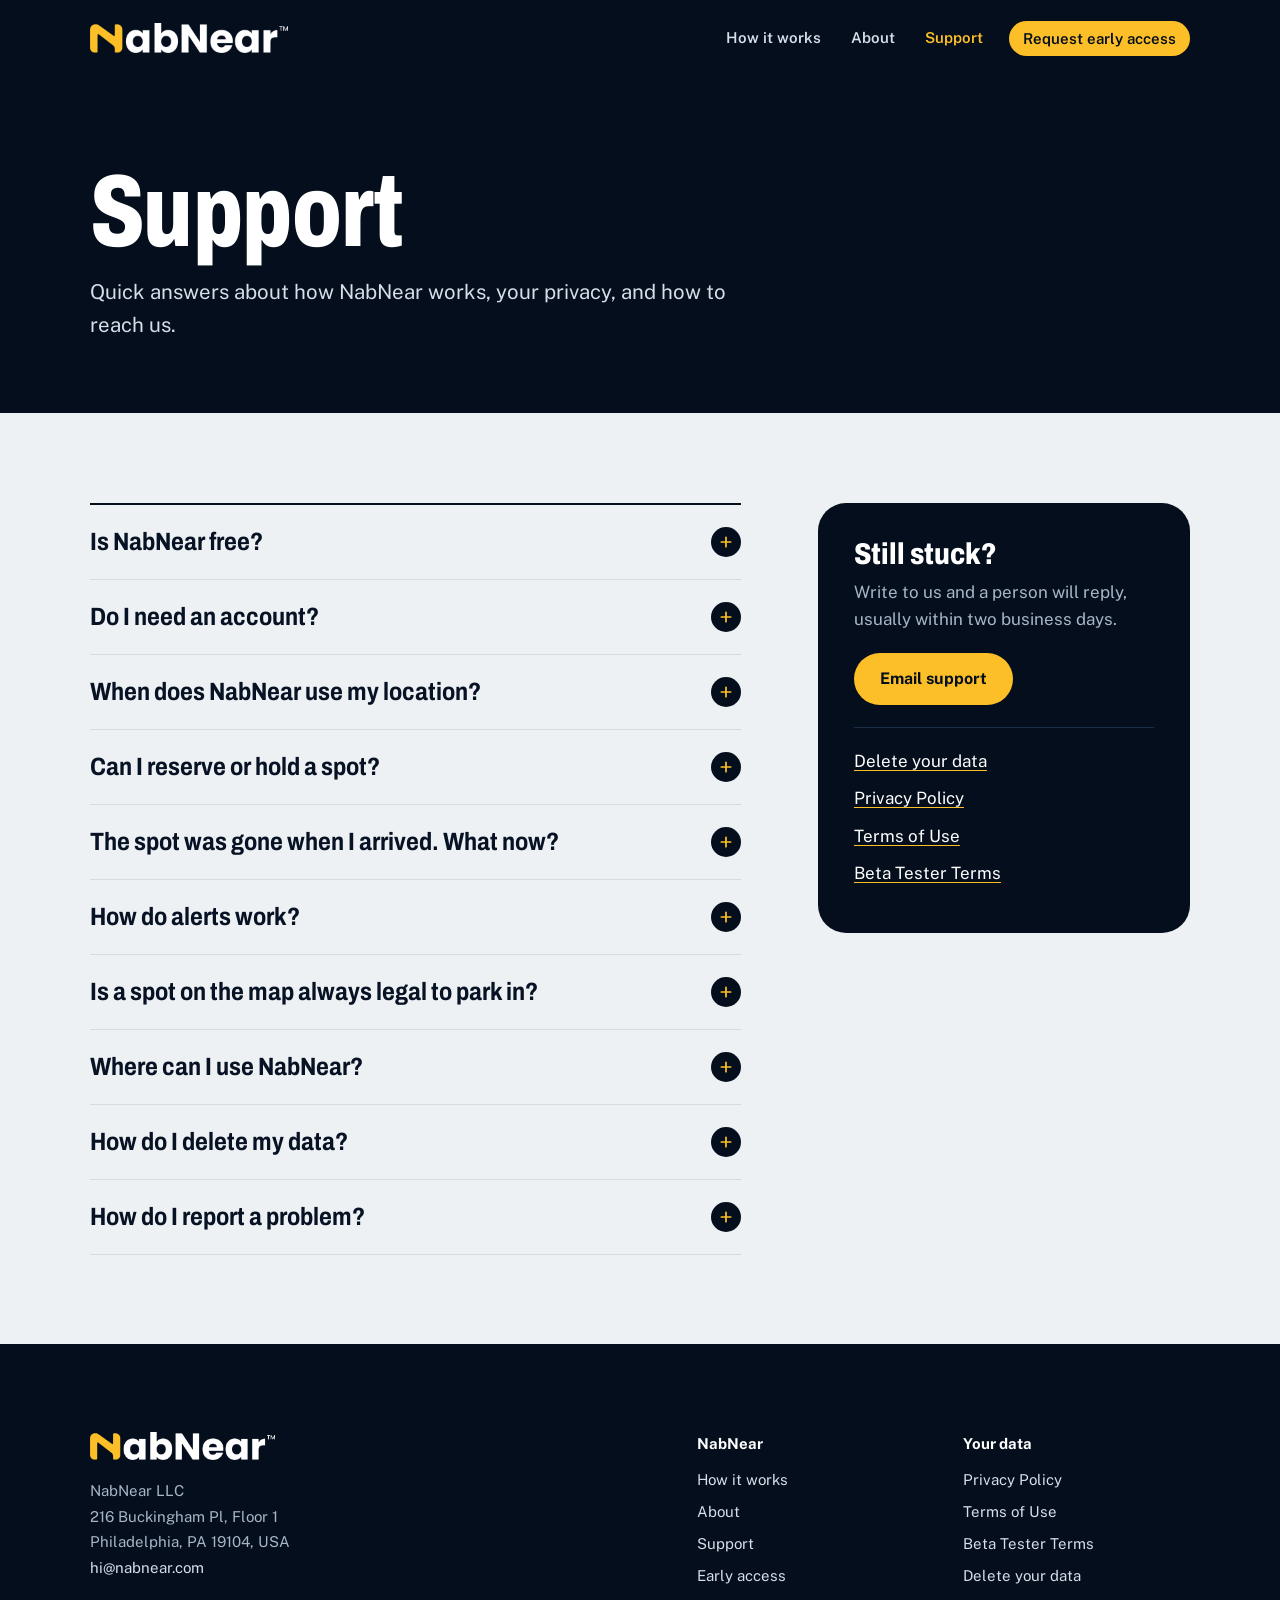
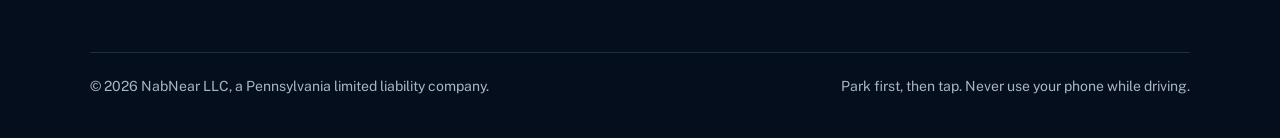
<file: support/index.html>
<!doctype html>
<html lang="en"><head><meta charset="utf-8"><meta name="viewport" content="width=device-width, initial-scale=1">
<title>NabNear support</title><meta name="description" content="Answers to common questions about NabNear, plus how to contact us, report a problem or delete your data.">
<link rel="icon" href="/favicon.ico" sizes="any"><link rel="icon" type="image/png" sizes="32x32" href="/favicon-32.png"><link rel="apple-touch-icon" href="/apple-touch-icon.png">
<meta name="theme-color" content="#040E1C"><link rel="canonical" href="https://nabnear.com/support/">
<meta property="og:type" content="website"><meta property="og:site_name" content="NabNear"><meta property="og:title" content="NabNear support"><meta property="og:description" content="Answers to common questions about NabNear, plus how to contact us, report a problem or delete your data."><meta property="og:image" content="https://nabnear.com/og.png"><meta property="og:url" content="https://nabnear.com/support/"><meta name="twitter:card" content="summary_large_image">
<link rel="preload" href="/assets/fonts/archivo.woff2" as="font" type="font/woff2" crossorigin><link rel="preload" href="/assets/fonts/public-sans.woff2" as="font" type="font/woff2" crossorigin>
<link rel="stylesheet" href="/assets/site.css">
</head><body>
<a class="skip" href="#main">Skip to content</a>
<header class="site-head"><div class="wrap">
<a href="/" class="brand" aria-label="NabNear home"><img src="/assets/logo-white.png" alt="NabNear" width="198" height="30"></a>
<nav class="nav" aria-label="Main"><a href="/how-it-works/">How it works</a><a href="/about/">About</a><a href="/support/" aria-current="page">Support</a><a class="btn btn-curb btn-sm" href="/#early">Request early access</a></nav>
<details class="menu"><summary>Menu</summary><div class="menu-panel"><a href="/">Home</a><a href="/how-it-works/">How it works</a><a href="/about/">About</a><a href="/support/" aria-current="page">Support</a><a href="/#early">Request early access</a></div></details>
</div></header>
<main id="main">
<section class="page-head"><div class="wrap"><h1>Support</h1><p>Quick answers about how NabNear works, your privacy, and how to reach us.</p></div></section>
<section class="page-body"><div class="wrap split">
<div class="faq"><details><summary>Is NabNear free?</summary><div class="a"><p>Yes. There are no fees, no ads and no paid features.</p></div></details><details><summary>Do I need an account?</summary><div class="a"><p>No sign-up. The first time you open the app it creates a random, anonymous account on its own. We never ask for your name, email or phone number, and other drivers never see your account.</p></div></details><details><summary>When does NabNear use my location?</summary><div class="a"><p>Only while the app is open, and it leaves your phone only when you tap <b>Leaving now</b> or <b>Alert me here</b>. <b>Alert me at&hellip;</b> uses the destination you choose, not where you are. NabNear never tracks you in the background.</p></div></details><details><summary>Can I reserve or hold a spot?</summary><div class="a"><p>No. NabNear never holds, reserves or sells a spot, and you should never wait in a spot for someone or accept money for one. A shared spot is a heads-up; normal parking rules decide who parks there.</p></div></details><details><summary>The spot was gone when I arrived. What now?</summary><div class="a"><p>It happens: another car may have taken it first. Tap <b>Someone took it</b> or <b>No spot here</b> so the spot closes for everyone else. Turn on an alert to hear about the next one.</p></div></details><details><summary>How do alerts work?</summary><div class="a"><p><b>Alert me here</b> watches for spots opening within about 400&nbsp;m of you for 15 minutes. <b>Alert me at&hellip;</b> watches around an address you pick, from about 10 minutes before you arrive until 10 minutes after. Tap Stop to end either one.</p></div></details><details><summary>Is a spot on the map always legal to park in?</summary><div class="a"><p>Not necessarily. Always check signs, meters, permits and street-cleaning times before you park. You&rsquo;re responsible for following parking and traffic rules.</p></div></details><details><summary>Where can I use NabNear?</summary><div class="a"><p>NabNear is in private testing in Philadelphia, on Android first with iPhone to follow. <a href="/#early">Ask for early access</a>.</p></div></details><details><summary>How do I delete my data?</summary><div class="a"><p>In the app, open Settings and tap <b>Delete my data</b>. You can also enter your deletion code on the <a href="/delete/">delete your data</a> page. Either way, the account and everything linked to it is removed.</p></div></details><details><summary>How do I report a problem?</summary><div class="a"><p>In the app, use <b>Report a problem</b>; it opens an email with your app version and phone type filled in. Or write to <a href="mailto:hi@nabnear.com">hi@nabnear.com</a>.</p></div></details></div>
<aside class="contact-card" aria-label="Contact"><h2>Still stuck?</h2><p>Write to us and a person will reply, usually within two business days.</p>
<a class="btn btn-curb" href="mailto:hi@nabnear.com?subject=NabNear%20support">Email support</a>
<ul><li><a href="/delete/">Delete your data</a></li><li><a href="/privacy/">Privacy Policy</a></li><li><a href="/terms/">Terms of Use</a></li><li><a href="/beta-terms/">Beta Tester Terms</a></li></ul></aside>
</div></section>
</main>
<footer class="site-foot"><div class="wrap">
<div class="foot-grid">
<div><img src="/assets/logo-white.png" alt="NabNear" width="185" height="28">
<address>NabNear LLC<br>216 Buckingham Pl, Floor 1<br>Philadelphia, PA 19104, USA<br><a href="mailto:hi@nabnear.com">hi@nabnear.com</a></address></div>
<div><h2>NabNear</h2><ul><li><a href="/how-it-works/">How it works</a></li><li><a href="/about/">About</a></li><li><a href="/support/">Support</a></li><li><a href="/#early">Early access</a></li></ul></div>
<div><h2>Your data</h2><ul><li><a href="/privacy/">Privacy Policy</a></li><li><a href="/terms/">Terms of Use</a></li><li><a href="/beta-terms/">Beta Tester Terms</a></li><li><a href="/delete/">Delete your data</a></li></ul></div>
</div>
<div class="fine"><span>&copy; 2026 NabNear LLC, a Pennsylvania limited liability company.</span><span>Park first, then tap. Never use your phone while driving.</span></div>
</div></footer>
</body></html>
</file>
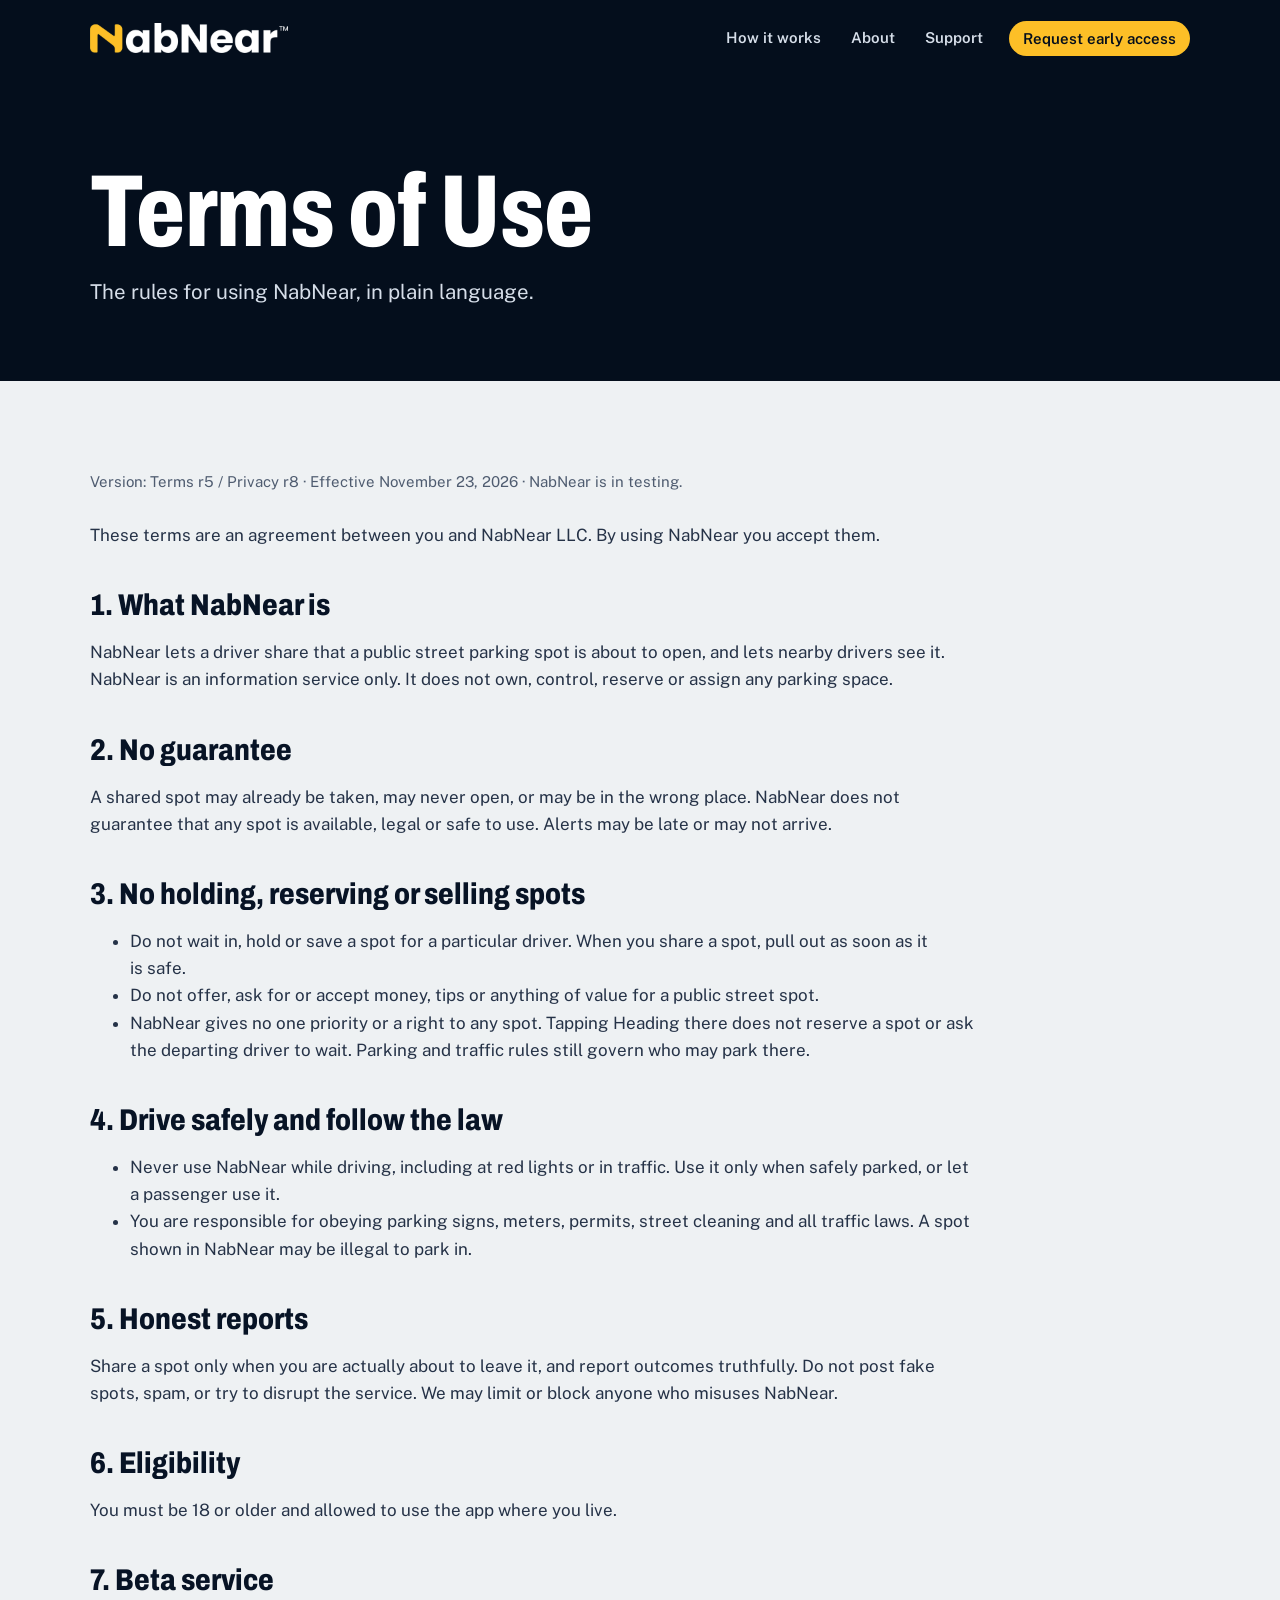
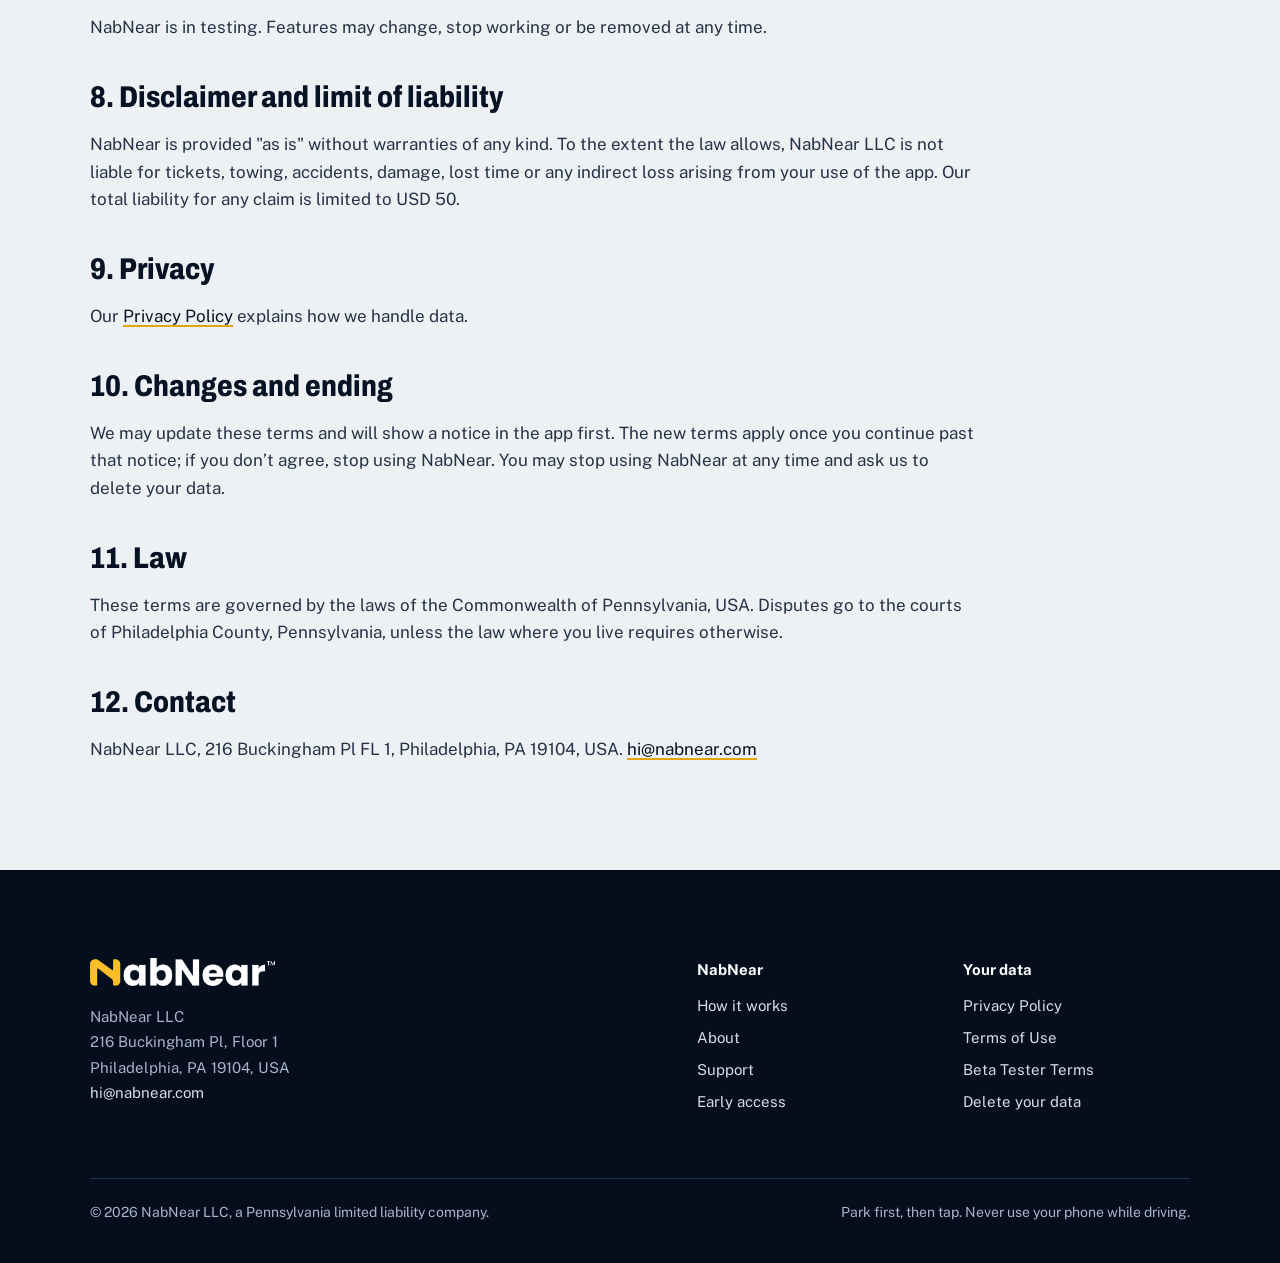
<file: terms/index.html>
<!doctype html>
<html lang="en"><head><meta charset="utf-8"><meta name="viewport" content="width=device-width, initial-scale=1">
<title>Terms of Use | NabNear</title><meta name="description" content="NabNear Terms of Use.">
<link rel="icon" href="/favicon.ico" sizes="any"><link rel="icon" type="image/png" sizes="32x32" href="/favicon-32.png"><link rel="apple-touch-icon" href="/apple-touch-icon.png">
<meta name="theme-color" content="#040E1C"><link rel="canonical" href="https://nabnear.com/terms/">
<meta property="og:type" content="website"><meta property="og:site_name" content="NabNear"><meta property="og:title" content="Terms of Use | NabNear"><meta property="og:description" content="NabNear Terms of Use."><meta property="og:image" content="https://nabnear.com/og.png"><meta property="og:url" content="https://nabnear.com/terms/"><meta name="twitter:card" content="summary_large_image">
<link rel="preload" href="/assets/fonts/archivo.woff2" as="font" type="font/woff2" crossorigin><link rel="preload" href="/assets/fonts/public-sans.woff2" as="font" type="font/woff2" crossorigin>
<link rel="stylesheet" href="/assets/site.css">
</head><body>
<a class="skip" href="#main">Skip to content</a>
<header class="site-head"><div class="wrap">
<a href="/" class="brand" aria-label="NabNear home"><img src="/assets/logo-white.png" alt="NabNear" width="198" height="30"></a>
<nav class="nav" aria-label="Main"><a href="/how-it-works/">How it works</a><a href="/about/">About</a><a href="/support/">Support</a><a class="btn btn-curb btn-sm" href="/#early">Request early access</a></nav>
<details class="menu"><summary>Menu</summary><div class="menu-panel"><a href="/">Home</a><a href="/how-it-works/">How it works</a><a href="/about/">About</a><a href="/support/">Support</a><a href="/#early">Request early access</a></div></details>
</div></header>
<main id="main"><section class="page-head"><div class="wrap"><h1>Terms of Use</h1><p>The rules for using NabNear, in plain language.</p></div></section><section class="page-body"><div class="wrap"><div class="legal"><h1>Terms of Use</h1><p class="meta">Version: Terms r5 / Privacy r8 · Effective November 23, 2026 · NabNear is in testing.</p>
<p>These terms are an agreement between you and NabNear LLC. By using NabNear you accept them.</p>
<h2>1. What NabNear is</h2><p>NabNear lets a driver share that a public street parking spot is about to open, and lets nearby drivers see it. NabNear is an information service only. It does not own, control, reserve or assign any parking space.</p>
<h2>2. No guarantee</h2><p>A shared spot may already be taken, may never open, or may be in the wrong place. NabNear does not guarantee that any spot is available, legal or safe to use. Alerts may be late or may not arrive.</p>
<h2>3. No holding, reserving or selling spots</h2><ul>
<li>Do not wait in, hold or save a spot for a particular driver. When you share a spot, pull out as soon as it is safe.</li>
<li>Do not offer, ask for or accept money, tips or anything of value for a public street spot.</li>
<li>NabNear gives no one priority or a right to any spot. Tapping Heading there does not reserve a spot or ask the departing driver to wait. Parking and traffic rules still govern who may park there.</li></ul>
<h2>4. Drive safely and follow the law</h2><ul>
<li>Never use NabNear while driving, including at red lights or in traffic. Use it only when safely parked, or let a passenger use it.</li>
<li>You are responsible for obeying parking signs, meters, permits, street cleaning and all traffic laws. A spot shown in NabNear may be illegal to park in.</li></ul>
<h2>5. Honest reports</h2><p>Share a spot only when you are actually about to leave it, and report outcomes truthfully. Do not post fake spots, spam, or try to disrupt the service. We may limit or block anyone who misuses NabNear.</p>
<h2>6. Eligibility</h2><p>You must be 18 or older and allowed to use the app where you live.</p>
<h2>7. Beta service</h2><p>NabNear is in testing. Features may change, stop working or be removed at any time.</p>
<h2>8. Disclaimer and limit of liability</h2><p>NabNear is provided "as is" without warranties of any kind. To the extent the law allows, NabNear LLC is not liable for tickets, towing, accidents, damage, lost time or any indirect loss arising from your use of the app. Our total liability for any claim is limited to USD 50.</p>
<h2>9. Privacy</h2><p>Our <a href="/privacy/">Privacy Policy</a> explains how we handle data.</p>
<h2>10. Changes and ending</h2><p>We may update these terms and will show a notice in the app first. The new terms apply once you continue past that notice; if you don&rsquo;t agree, stop using NabNear. You may stop using NabNear at any time and ask us to delete your data.</p>
<h2>11. Law</h2><p>These terms are governed by the laws of the Commonwealth of Pennsylvania, USA. Disputes go to the courts of Philadelphia County, Pennsylvania, unless the law where you live requires otherwise.</p>
<h2>12. Contact</h2><p>NabNear LLC, 216 Buckingham Pl FL 1, Philadelphia, PA 19104, USA. <a href="mailto:hi@nabnear.com">hi@nabnear.com</a></p></div></div></section></main>
<footer class="site-foot"><div class="wrap">
<div class="foot-grid">
<div><img src="/assets/logo-white.png" alt="NabNear" width="185" height="28">
<address>NabNear LLC<br>216 Buckingham Pl, Floor 1<br>Philadelphia, PA 19104, USA<br><a href="mailto:hi@nabnear.com">hi@nabnear.com</a></address></div>
<div><h2>NabNear</h2><ul><li><a href="/how-it-works/">How it works</a></li><li><a href="/about/">About</a></li><li><a href="/support/">Support</a></li><li><a href="/#early">Early access</a></li></ul></div>
<div><h2>Your data</h2><ul><li><a href="/privacy/">Privacy Policy</a></li><li><a href="/terms/">Terms of Use</a></li><li><a href="/beta-terms/">Beta Tester Terms</a></li><li><a href="/delete/">Delete your data</a></li></ul></div>
</div>
<div class="fine"><span>&copy; 2026 NabNear LLC, a Pennsylvania limited liability company.</span><span>Park first, then tap. Never use your phone while driving.</span></div>
</div></footer>
</body></html>
</file>
<file: assets/site.css>
/* NabNear — site styles. Fonts are self-hosted: no third-party requests. */
@font-face{font-family:"Archivo";src:url("/assets/fonts/archivo.woff2") format("woff2");font-weight:100 900;font-stretch:62% 125%;font-display:swap}
@font-face{font-family:"Public Sans";src:url("/assets/fonts/public-sans.woff2") format("woff2");font-weight:100 900;font-display:swap}

:root{
  --night:#040E1C;      /* brand navy */
  --asphalt:#0B1A2E;    /* raised dark surface */
  --lane:#1D2E47;       /* lines on dark */
  --curb:#FDBF27;       /* brand yellow: the one accent */
  --curb-deep:#E3A50C;
  --sidewalk:#EEF1F3;   /* light page background (cool, concrete) */
  --paper:#FFFFFF;
  --ink:#071325;        /* text on light */
  --slate:#4F5C70;      /* secondary text on light */
  --mist:#A9B5C7;       /* secondary text on dark */
  --rule:#D5DBE3;
  --display:"Archivo","Arial Narrow",system-ui,sans-serif;
  --text:"Public Sans",system-ui,-apple-system,"Segoe UI",Roboto,sans-serif;
  --wrap:1180px;
  --gutter:clamp(16px,4vw,40px);
}

*,*::before,*::after{box-sizing:border-box}
html{-webkit-text-size-adjust:100%;scroll-behavior:smooth}
@media (prefers-reduced-motion:reduce){html{scroll-behavior:auto}}
body{margin:0;font-family:var(--text);font-size:17px;line-height:1.6;color:var(--ink);background:var(--sidewalk);text-rendering:optimizeLegibility;-webkit-font-smoothing:antialiased}
img,svg{display:block;max-width:100%}
a{color:inherit}
:focus-visible{outline:3px solid var(--curb);outline-offset:3px;border-radius:4px}
.wrap{max-width:var(--wrap);margin:0 auto;padding:0 var(--gutter)}
.skip{position:absolute;left:-999px;top:8px;background:var(--curb);color:var(--night);padding:8px 14px;border-radius:8px;font-weight:700;z-index:20}
.skip:focus{left:12px}

/* ---------- Header ---------- */
.site-head{background:var(--night);color:#fff;position:relative;z-index:10}
.site-head .wrap{display:flex;align-items:center;gap:24px;height:76px}
.brand{display:flex;align-items:center;flex:none}
.brand img{height:30px;width:auto}
.nav{margin-left:auto;display:flex;align-items:center;gap:6px}
.nav a{font-weight:600;font-size:15px;color:#D6DEE9;text-decoration:none;padding:8px 12px;border-radius:999px}
.nav a:hover{color:#fff;background:rgba(255,255,255,.06)}
.nav a[aria-current="page"]{color:var(--curb)}
.nav .btn-sm{margin-left:8px}
.nav a.btn-curb{color:var(--night);background:var(--curb)}
.nav a.btn-curb:hover{background:#FFD04F;color:var(--night)}
.menu{display:none;margin-left:auto}
.menu summary{list-style:none;cursor:pointer;color:#fff;font-weight:600;font-size:15px;padding:9px 14px;border:1px solid var(--lane);border-radius:999px}
.menu summary::-webkit-details-marker{display:none}
.menu[open] summary{border-color:var(--curb);color:var(--curb)}
.menu-panel{position:absolute;left:0;right:0;top:76px;background:var(--night);border-top:1px solid var(--lane);padding:8px var(--gutter) 22px;display:grid}
.menu-panel a{color:#fff;text-decoration:none;font-family:var(--display);font-stretch:85%;font-weight:700;font-size:26px;padding:12px 0;border-bottom:1px solid var(--lane)}
.menu-panel a[aria-current="page"]{color:var(--curb)}
@media (max-width:860px){.nav{display:none}.menu{display:block}.brand img{height:26px}}

/* ---------- Buttons ---------- */
.btn{display:inline-flex;align-items:center;gap:10px;font-family:var(--text);font-weight:700;font-size:16px;line-height:1;text-decoration:none;padding:16px 24px;border-radius:999px;border:2px solid transparent;transition:background .15s,color .15s,border-color .15s}
.btn-curb{background:var(--curb);color:var(--night)}
.btn-curb:hover{background:#FFD04F}
.btn-ghost{color:#fff;border-color:var(--lane)}
.btn-ghost:hover{border-color:#fff}
.btn-ink{background:var(--night);color:#fff}
.btn-ink:hover{background:var(--asphalt)}
.btn-sm{padding:10px 16px;font-size:14px}

/* ---------- Hero ---------- */
.hero{background:var(--night);color:#fff;overflow:hidden;position:relative}
.hero .wrap{display:grid;grid-template-columns:minmax(0,5fr) minmax(0,6fr);gap:clamp(24px,4vw,64px);align-items:center;padding-top:clamp(40px,7vw,96px);padding-bottom:clamp(48px,7vw,104px)}
.status{display:inline-flex;align-items:center;gap:10px;font-size:15px;color:var(--mist);margin:0 0 22px}
.status i{width:9px;height:9px;border-radius:50%;background:var(--curb);box-shadow:0 0 0 4px rgba(253,191,39,.18)}
.hero h1{font-family:var(--display);font-weight:800;font-stretch:72%;font-size:clamp(64px,10.5vw,152px);line-height:.86;letter-spacing:-.01em;margin:0 0 26px}
.hero h1 span{display:block}
.hero h1 .h1-park{color:var(--curb,#F6BE2C);font-size:.42em;line-height:1.1;margin-top:.35em;letter-spacing:0}
.tagline{font-family:var(--display);font-weight:700;font-size:clamp(20px,2vw,26px);line-height:1.3;color:#fff;margin:0 0 14px}
.lede{font-size:clamp(18px,1.6vw,21px);line-height:1.55;color:#D6DEE9;max-width:30em;margin:0 0 34px}
.actions{display:flex;flex-wrap:wrap;gap:12px}
.street{position:relative}
.street svg{width:100%;height:auto;border-radius:28px}
@media (max-width:900px){.hero .wrap{grid-template-columns:1fr}.street{margin-top:8px}}

/* ---------- Sections ---------- */
section{position:relative}
.band{padding:clamp(64px,9vw,128px) 0}
.band-dark{background:var(--night);color:#fff}
.band-paper{background:var(--paper)}
.h2{font-family:var(--display);font-weight:800;font-stretch:78%;font-size:clamp(40px,5.6vw,76px);line-height:.95;letter-spacing:-.005em;margin:0 0 18px}
.intro{font-size:19px;color:var(--slate);max-width:36em;margin:0}
.band-dark .intro{color:var(--mist)}
.head-row{display:flex;justify-content:space-between;align-items:end;gap:32px;flex-wrap:wrap;margin-bottom:clamp(40px,6vw,72px)}

/* How it works: a real sequence, drawn along a curb */
.steps{list-style:none;margin:0;padding:0;display:grid;grid-template-columns:repeat(3,minmax(0,1fr));gap:0;position:relative}
.steps::before{content:"";position:absolute;left:0;right:0;top:27px;height:6px;border-radius:6px;background:repeating-linear-gradient(90deg,var(--curb) 0 64px,var(--night) 64px 76px)}
.step{padding:0 clamp(16px,3vw,40px) 0 0;position:relative}
.step .tick{width:60px;height:60px;border-radius:18px;background:var(--night);color:var(--curb);display:grid;place-items:center;position:relative;margin-bottom:26px;border:3px solid var(--sidewalk)}
.step .tick svg{width:30px;height:30px}
.step .n{font-family:var(--display);font-stretch:75%;font-weight:700;font-size:15px;color:var(--slate);margin:0 0 4px}
.step h3{font-family:var(--display);font-weight:800;font-stretch:80%;font-size:34px;line-height:1;margin:0 0 12px}
.step p{margin:0;color:var(--slate);max-width:22em}
@media (max-width:820px){
  .steps{grid-template-columns:1fr;gap:40px}
  .steps::before{left:23px;right:auto;top:8px;bottom:8px;width:6px;height:auto;background:repeating-linear-gradient(180deg,var(--curb) 0 64px,var(--night) 64px 76px)}
  .step{display:grid;grid-template-columns:52px minmax(0,1fr);column-gap:18px;padding:0}
  .step .tick{grid-row:1 / span 3;margin:0;width:52px;height:52px;border-radius:16px}
  .step .n,.step h3,.step p{grid-column:2}
}
/* Alerts */
.alerts{display:grid;grid-template-columns:repeat(2,minmax(0,1fr));gap:clamp(16px,2.4vw,28px);margin-top:clamp(56px,7vw,88px)}
.alert{background:var(--paper);border-radius:28px;padding:clamp(26px,3vw,40px);display:grid;grid-template-columns:auto 1fr;gap:20px;align-items:start}
.alert .ic{width:52px;height:52px;border-radius:16px;background:var(--curb);color:var(--night);display:grid;place-items:center}
.alert .ic svg{width:26px;height:26px}
.alert h3{font-family:var(--display);font-weight:800;font-stretch:82%;font-size:28px;line-height:1.05;margin:4px 0 8px}
.alert p{margin:0;color:var(--slate)}
@media (max-width:820px){.alerts{grid-template-columns:1fr}}

/* Promises: definition list on dark */
.promises{display:grid;grid-template-columns:minmax(0,4fr) minmax(0,7fr);gap:clamp(32px,6vw,96px);align-items:start}
.promises dl{margin:0;border-top:1px solid var(--lane)}
.promises dl > div{display:grid;grid-template-columns:minmax(0,5fr) minmax(0,7fr);gap:24px;padding:26px 0;border-bottom:1px solid var(--lane)}
.promises dt{font-family:var(--display);font-weight:800;font-stretch:82%;font-size:clamp(24px,2.4vw,32px);line-height:1.05;color:#fff}
.promises dd{margin:0;color:var(--mist)}
@media (max-width:900px){.promises{grid-template-columns:1fr}.promises dl > div{grid-template-columns:1fr;gap:6px}}

/* Philadelphia: street-sign grid */
.city{display:grid;grid-template-columns:minmax(0,5fr) minmax(0,6fr);gap:clamp(32px,6vw,96px);align-items:center}
.signs{display:flex;flex-wrap:wrap;gap:10px}
.sign{font-family:var(--display);font-stretch:70%;font-weight:700;font-size:clamp(18px,1.8vw,24px);background:var(--night);color:#fff;padding:9px 16px 8px;border-radius:8px;box-shadow:inset 0 0 0 2px #fff,inset 0 0 0 4px var(--night);white-space:nowrap}
.sign.on{background:var(--curb);color:var(--night);box-shadow:inset 0 0 0 2px var(--night),inset 0 0 0 4px var(--curb)}
@media (max-width:900px){.city{grid-template-columns:1fr}}

/* Safety strip */
.safety{background:var(--curb);color:var(--night)}
.safety .wrap{display:flex;align-items:center;gap:22px;padding-top:30px;padding-bottom:30px;flex-wrap:wrap}
.safety svg{width:40px;height:40px;flex:none}
.safety p{margin:0;font-family:var(--display);font-stretch:80%;font-weight:800;font-size:clamp(24px,2.8vw,36px);line-height:1.05}
.safety small{display:block;font-family:var(--text);font-weight:500;font-size:16px;font-stretch:100%;margin-top:6px}

/* Closing call */
.closer .wrap{display:flex;justify-content:space-between;align-items:center;gap:28px;flex-wrap:wrap}
.closer .h2{margin:0}


/* Early access form */
.closer .wrap{align-items:flex-start}
.early-copy{flex:1 1 320px;max-width:30em}
.early-copy p{color:var(--slate);margin:12px 0 0}
.early-form{flex:1 1 380px;max-width:520px;display:grid;gap:16px;background:var(--night);color:#fff;border-radius:24px;padding:clamp(24px,3vw,36px);box-shadow:0 24px 48px -28px rgba(4,14,28,.55)}
.early-form .field{display:grid;gap:6px;margin:0;padding:0;border:0;min-width:0}
.early-form label,.early-form legend{font-weight:700;font-size:15px;padding:0;color:#fff}
.early-form label span{color:var(--curb)}
.early-form legend span{color:var(--curb)}
.early-form legend{margin-bottom:6px}
.early-form input[type=text],.early-form input[type=email]{font:inherit;font-size:16px;color:#fff;background:var(--asphalt);border:2px solid var(--lane);border-radius:12px;padding:12px 14px;width:100%;transition:border-color .15s}
.early-form input::placeholder{color:var(--mist);opacity:.8}
.early-form input[type=text]:hover,.early-form input[type=email]:hover{border-color:#2C4366}
.early-form input:focus-visible{outline:none;border-color:var(--curb);box-shadow:0 0 0 3px rgba(253,191,39,.25)}
.early-form input:-webkit-autofill{-webkit-text-fill-color:#fff;-webkit-box-shadow:0 0 0 40px var(--asphalt) inset;caret-color:#fff}
.early-form .choice{display:inline-flex;align-items:center;gap:8px;font-weight:500;margin-right:22px;cursor:pointer;color:#fff}
.early-form .choice input{width:18px;height:18px;accent-color:var(--curb)}
.early-form .agree{display:flex;align-items:flex-start;gap:10px;font-weight:500;font-size:14px;line-height:1.45;color:#fff;cursor:pointer}
.early-form .agree input{flex:none;width:20px;height:20px;margin:1px 0 0;accent-color:var(--curb)}
.early-form .agree a{color:var(--curb);text-decoration:underline}
.early-form .agree>span{color:#fff}
.early-form .agree>span>span{color:var(--curb)}
.early-form .agree input:focus-visible{outline:2px solid var(--curb);outline-offset:2px}
.early-form button{justify-self:start;cursor:pointer;margin-top:4px}
.early-form button:disabled{opacity:.7;cursor:default}
.early-form .ea-note{font-size:13px;color:var(--mist);margin:6px 0 0}
.early-form .ea-fine{font-size:13px;color:var(--mist);margin:0}
.ea-status{font-weight:700;margin:0;color:var(--curb)}
.early-form [hidden]{display:none!important}
.ea-done{display:flex;gap:14px;align-items:flex-start;outline:none}
.ea-done svg{flex:none;margin-top:3px}
.ea-done p{margin:0;font-size:17px;line-height:1.5;color:var(--mist)}
.ea-done strong{display:inline-block;font-family:var(--display);font-weight:800;font-size:22px;line-height:1.2;color:var(--curb);margin-bottom:4px}
.hp{position:absolute;left:-9999px;width:1px;height:1px;overflow:hidden}

/* ---------- Inner pages ---------- */
.page-head{background:var(--night);color:#fff;padding:clamp(48px,7vw,96px) 0 clamp(40px,6vw,72px)}
.page-head h1{font-family:var(--display);font-weight:800;font-stretch:74%;font-size:clamp(52px,8vw,112px);line-height:.9;margin:0 0 18px;letter-spacing:-.005em}
.page-head p{font-size:clamp(18px,1.6vw,21px);color:#D6DEE9;max-width:34em;margin:0}
.page-body{padding:clamp(48px,7vw,96px) 0}
.split{display:grid;grid-template-columns:minmax(0,7fr) minmax(0,4fr);gap:clamp(32px,6vw,88px);align-items:start}
@media (max-width:900px){.split{grid-template-columns:1fr}}
.prose{max-width:42em}
.prose h2{font-family:var(--display);font-weight:800;font-stretch:80%;font-size:clamp(28px,3vw,38px);line-height:1.05;margin:48px 0 12px}
.prose h2:first-child{margin-top:0}
.prose p,.prose li{color:#253247}
.prose a{color:var(--ink);text-decoration-color:var(--curb-deep);text-decoration-thickness:2px;text-underline-offset:3px}
.facts{background:var(--paper);border-radius:28px;padding:clamp(24px,3vw,36px);position:sticky;top:24px}
.facts h2{font-family:var(--display);font-weight:800;font-stretch:82%;font-size:26px;margin:0 0 8px}
.facts dl{margin:0}
.facts dl > div{padding:14px 0;border-bottom:1px solid var(--rule)}
.facts dl > div:last-child{border-bottom:0;padding-bottom:0}
.facts dt{font-size:14px;color:var(--slate)}
.facts dd{margin:2px 0 0;font-weight:600}
.facts a{text-decoration-color:var(--curb-deep);text-decoration-thickness:2px;text-underline-offset:3px}

/* FAQ */
.faq{border-top:2px solid var(--night)}
.faq details{border-bottom:1px solid var(--rule)}
.faq summary{cursor:pointer;list-style:none;display:flex;justify-content:space-between;align-items:center;gap:20px;padding:22px 0;font-family:var(--display);font-stretch:85%;font-weight:700;font-size:clamp(20px,2vw,25px);line-height:1.2}
.faq summary::-webkit-details-marker{display:none}
.faq summary::after{content:"";flex:none;width:30px;height:30px;border-radius:50%;background:var(--night) url("data:image/svg+xml,%3Csvg xmlns='http://www.w3.org/2000/svg' viewBox='0 0 24 24'%3E%3Cpath d='M12 5v14M5 12h14' stroke='%23FDBF27' stroke-width='2.6' stroke-linecap='round'/%3E%3C/svg%3E") center/16px no-repeat;transition:transform .2s}
.faq details[open] summary::after{transform:rotate(45deg)}
.faq .a{padding:0 0 24px;color:#253247;max-width:40em}
.faq .a p{margin:0 0 12px}
.faq .a p:last-child{margin:0}
@media (prefers-reduced-motion:reduce){.faq summary::after{transition:none}}
.contact-card{background:var(--night);color:#fff;border-radius:28px;padding:clamp(26px,3vw,36px);position:sticky;top:24px}
.contact-card h2{font-family:var(--display);font-weight:800;font-stretch:82%;font-size:30px;line-height:1;margin:0 0 10px}
.contact-card p{color:var(--mist);margin:0 0 20px}
.contact-card ul{list-style:none;margin:22px 0 0;padding:20px 0 0;border-top:1px solid var(--lane)}
.contact-card li{margin:0 0 10px}
.contact-card li a{color:#fff;text-decoration-color:var(--curb);text-underline-offset:3px}

/* Legal pages keep their existing markup inside .legal */
.legal{max-width:52em}
.legal h1{display:none}
.legal .meta{color:var(--slate);font-size:15px;margin:0 0 28px}
.legal h2{font-family:var(--display);font-weight:800;font-stretch:82%;font-size:clamp(24px,2.4vw,30px);line-height:1.1;margin:40px 0 10px}
.legal p,.legal li{color:#253247}
.legal a{color:var(--ink);text-decoration-color:var(--curb-deep);text-decoration-thickness:2px;text-underline-offset:3px}
.legal .tbl{overflow-x:auto;border-radius:18px;border:1px solid var(--rule);background:var(--paper);margin:14px 0}
.legal table{border-collapse:collapse;width:100%;font-size:15px;min-width:640px}
.legal th,.legal td{padding:12px 14px;text-align:left;vertical-align:top;border-bottom:1px solid var(--rule)}
.legal tr:last-child td{border-bottom:0}
.legal th{background:var(--night);color:#fff;font-weight:600}
.legal input{font:inherit;font-size:22px;letter-spacing:3px;padding:16px 18px;width:100%;max-width:420px;border:2px solid var(--rule);border-radius:16px;text-transform:uppercase;background:var(--paper);color:var(--ink);display:block}
.legal input:focus{border-color:var(--night);outline:none;box-shadow:0 0 0 4px rgba(253,191,39,.55)}
.legal button{margin-top:14px;font:inherit;font-weight:700;padding:16px 24px;border:0;border-radius:999px;background:#B91C1C;color:#fff;cursor:pointer}
.legal button:hover{background:#991616}
.legal button:disabled{opacity:.6;cursor:default}
.legal #msg{margin-top:16px;font-weight:700}
.legal small{color:var(--slate);font-size:15px}

/* ---------- Footer ---------- */
.site-foot{background:var(--night);color:var(--mist);padding:clamp(56px,7vw,88px) 0 40px;font-size:15px}
.foot-grid{display:grid;grid-template-columns:minmax(0,5fr) repeat(2,minmax(0,2fr));gap:40px}
.foot-grid img{height:28px;width:auto;margin-bottom:18px}
.foot-grid h2{font-family:var(--text);font-size:15px;font-weight:700;color:#fff;margin:0 0 12px}
.foot-grid ul{list-style:none;margin:0;padding:0}
.foot-grid li{margin:0 0 8px}
.site-foot a{color:#D6DEE9;text-decoration:none}
.site-foot a:hover{color:var(--curb)}
.foot-grid address{font-style:normal;line-height:1.7}
.fine{margin-top:56px;padding-top:22px;border-top:1px solid var(--lane);display:flex;flex-wrap:wrap;justify-content:space-between;gap:12px;font-size:14px}
@media (max-width:760px){.foot-grid{grid-template-columns:1fr 1fr}.foot-grid > div:first-child{grid-column:1/-1}}

/* ---------- Hero street animation ---------- */
.street .leaver{animation:leave 11s cubic-bezier(.55,0,.35,1) infinite}
.street .slot{opacity:0;animation:slot 11s ease infinite}
.street .pin{opacity:0;transform-origin:50% 100%;transform-box:fill-box;animation:pin 11s cubic-bezier(.3,1.6,.5,1) infinite}
.street .seeker{animation:seek 11s cubic-bezier(.3,0,.2,1) infinite}
.street .chip-open{opacity:0;animation:chipOpen 11s ease infinite}
.street .chip-got{opacity:0;animation:chipGot 11s ease infinite}
.street .halo{opacity:0;transform-origin:center;transform-box:fill-box;animation:halo 11s ease-out infinite}
@keyframes leave{0%,12%{transform:translate(0,0)}20%{transform:translate(14px,32px)}34%{transform:translate(420px,40px);opacity:1}36%,100%{transform:translate(420px,40px);opacity:0}}
@keyframes slot{0%,20%{opacity:0}26%,78%{opacity:1}86%,100%{opacity:0}}
@keyframes pin{0%,24%{opacity:0;transform:translateY(-26px) scale(.6)}30%{opacity:1;transform:translateY(0) scale(1)}62%{opacity:1;transform:translateY(0) scale(1)}68%,100%{opacity:0;transform:translateY(-8px) scale(.9)}}
@keyframes halo{0%,28%{opacity:0;transform:scale(.4)}34%{opacity:.55;transform:scale(1)}44%{opacity:0;transform:scale(1.6)}100%{opacity:0}}
@keyframes seek{0%,36%{transform:translate(-300px,40px)}58%{transform:translate(-10px,40px)}66%{transform:translate(4px,8px)}72%,92%{transform:translate(0,0);opacity:1}97%,100%{transform:translate(0,0);opacity:0}}
@keyframes chipOpen{0%,28%{opacity:0}32%,60%{opacity:1}64%,100%{opacity:0}}
@keyframes chipGot{0%,68%{opacity:0}72%,90%{opacity:1}95%,100%{opacity:0}}
@media (prefers-reduced-motion:reduce){
  .street .leaver{animation:none;opacity:0}
  .street .seeker{animation:none;transform:translate(-120px,40px)}
  .street .slot,.street .pin,.street .chip-open{animation:none;opacity:1;transform:none}
  .street .chip-got,.street .halo{animation:none;opacity:0}
}

/* Polish */
h1,h2,h3,.h2{text-wrap:balance}
p,dd,li{text-wrap:pretty}
.street svg{box-shadow:0 0 0 1px var(--lane),0 30px 80px -30px rgba(0,0,0,.8)}
</file>
